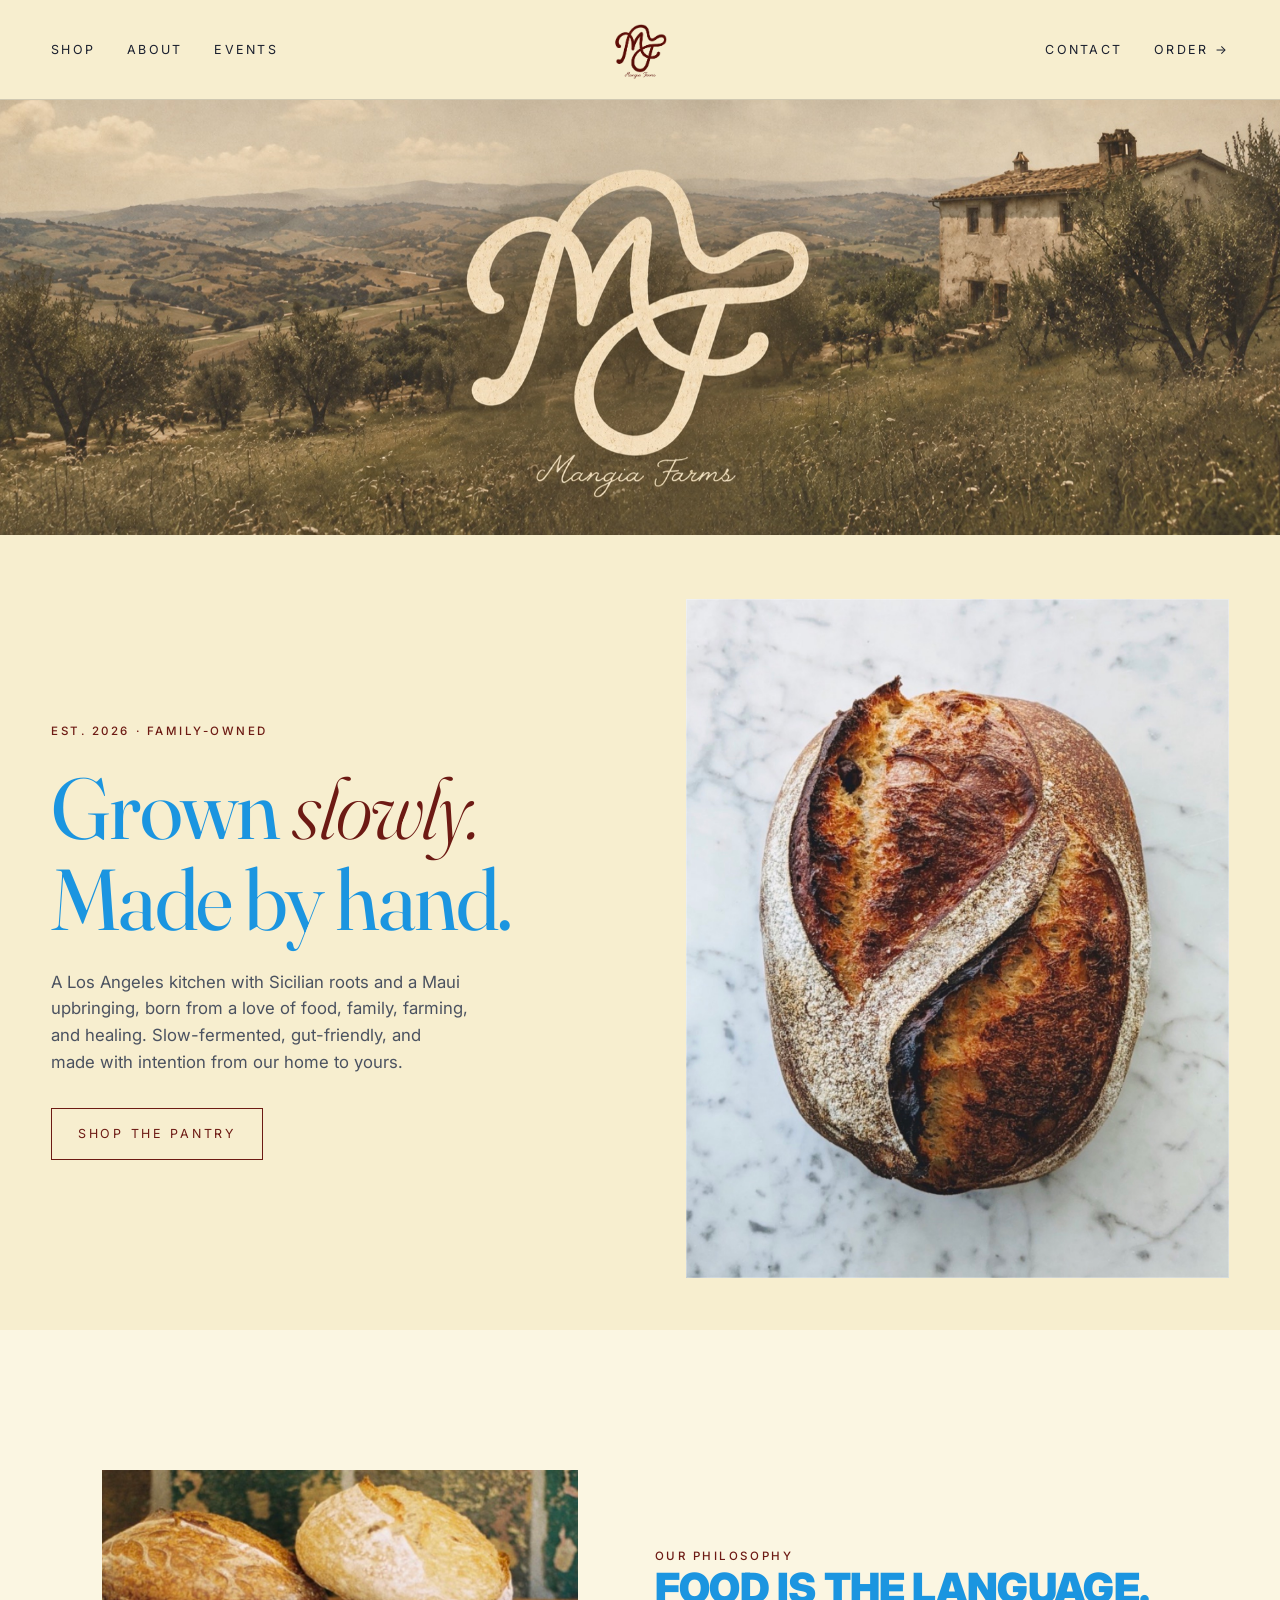
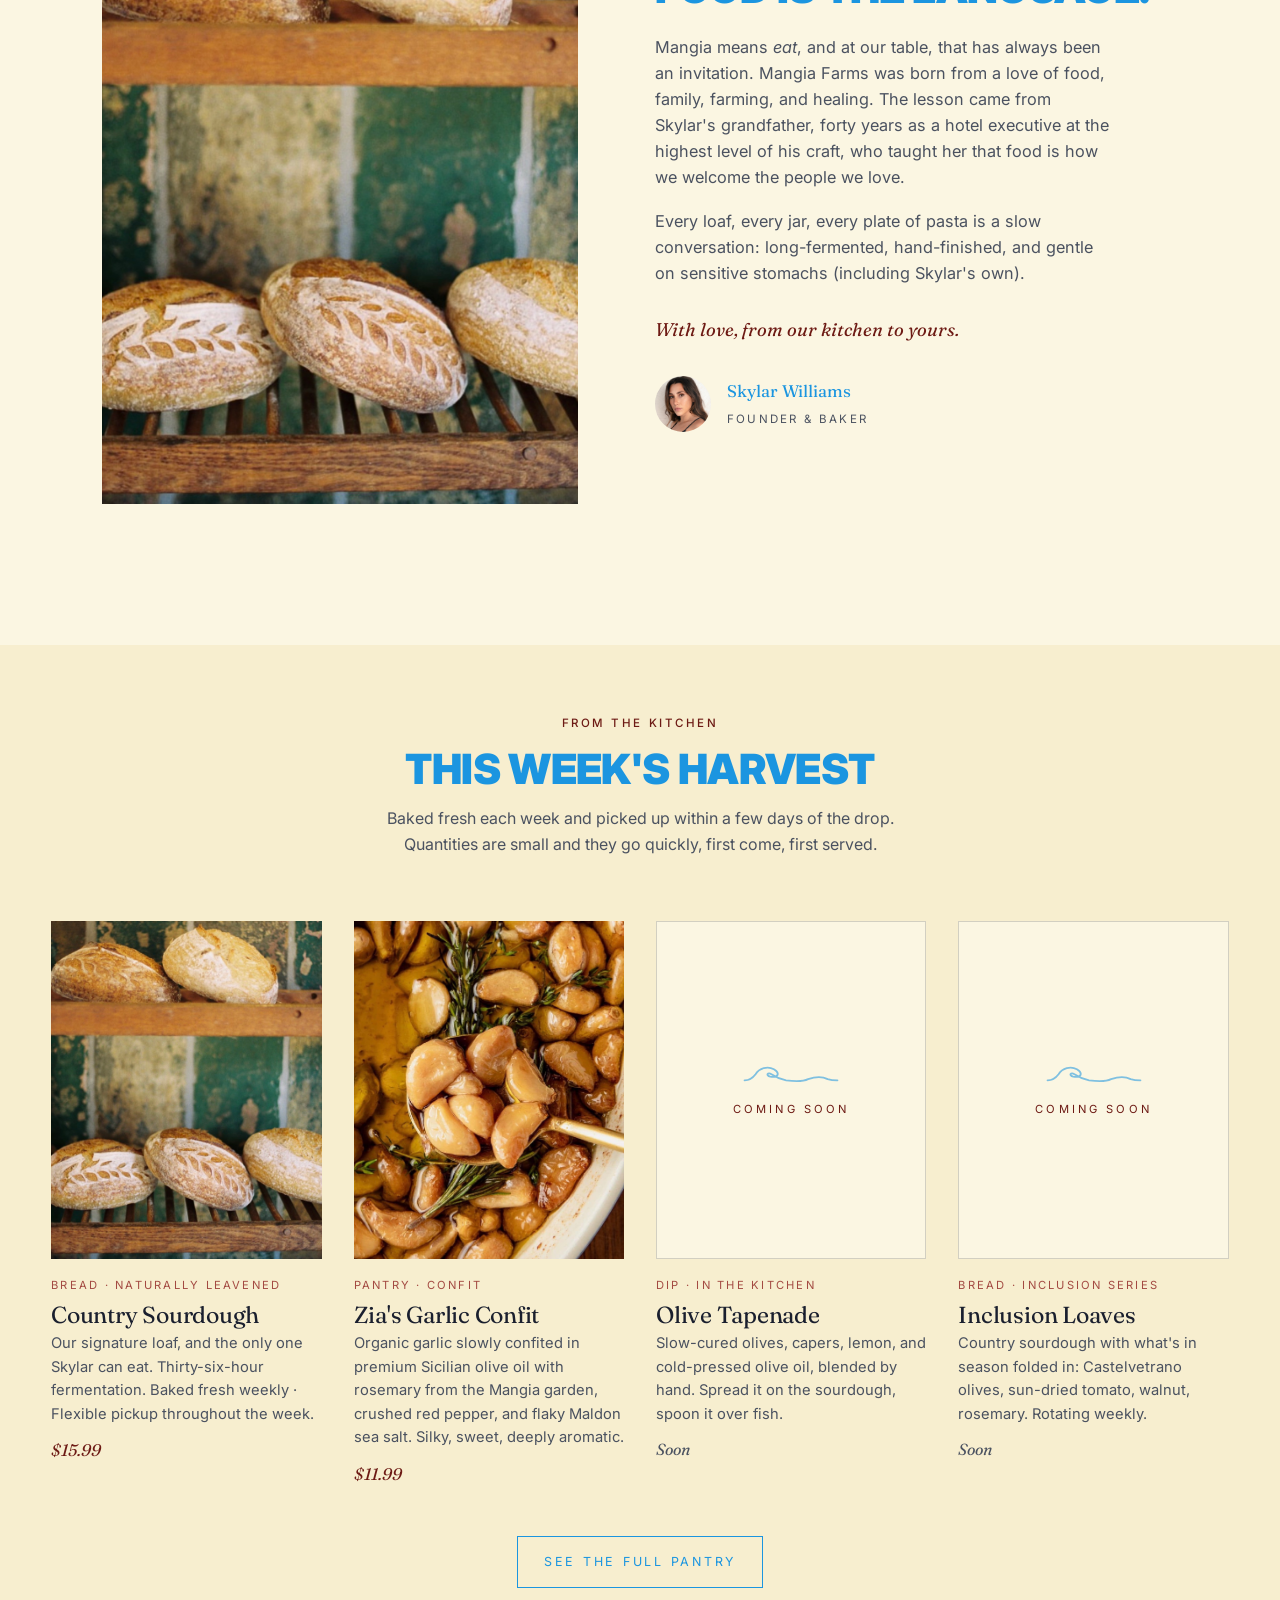
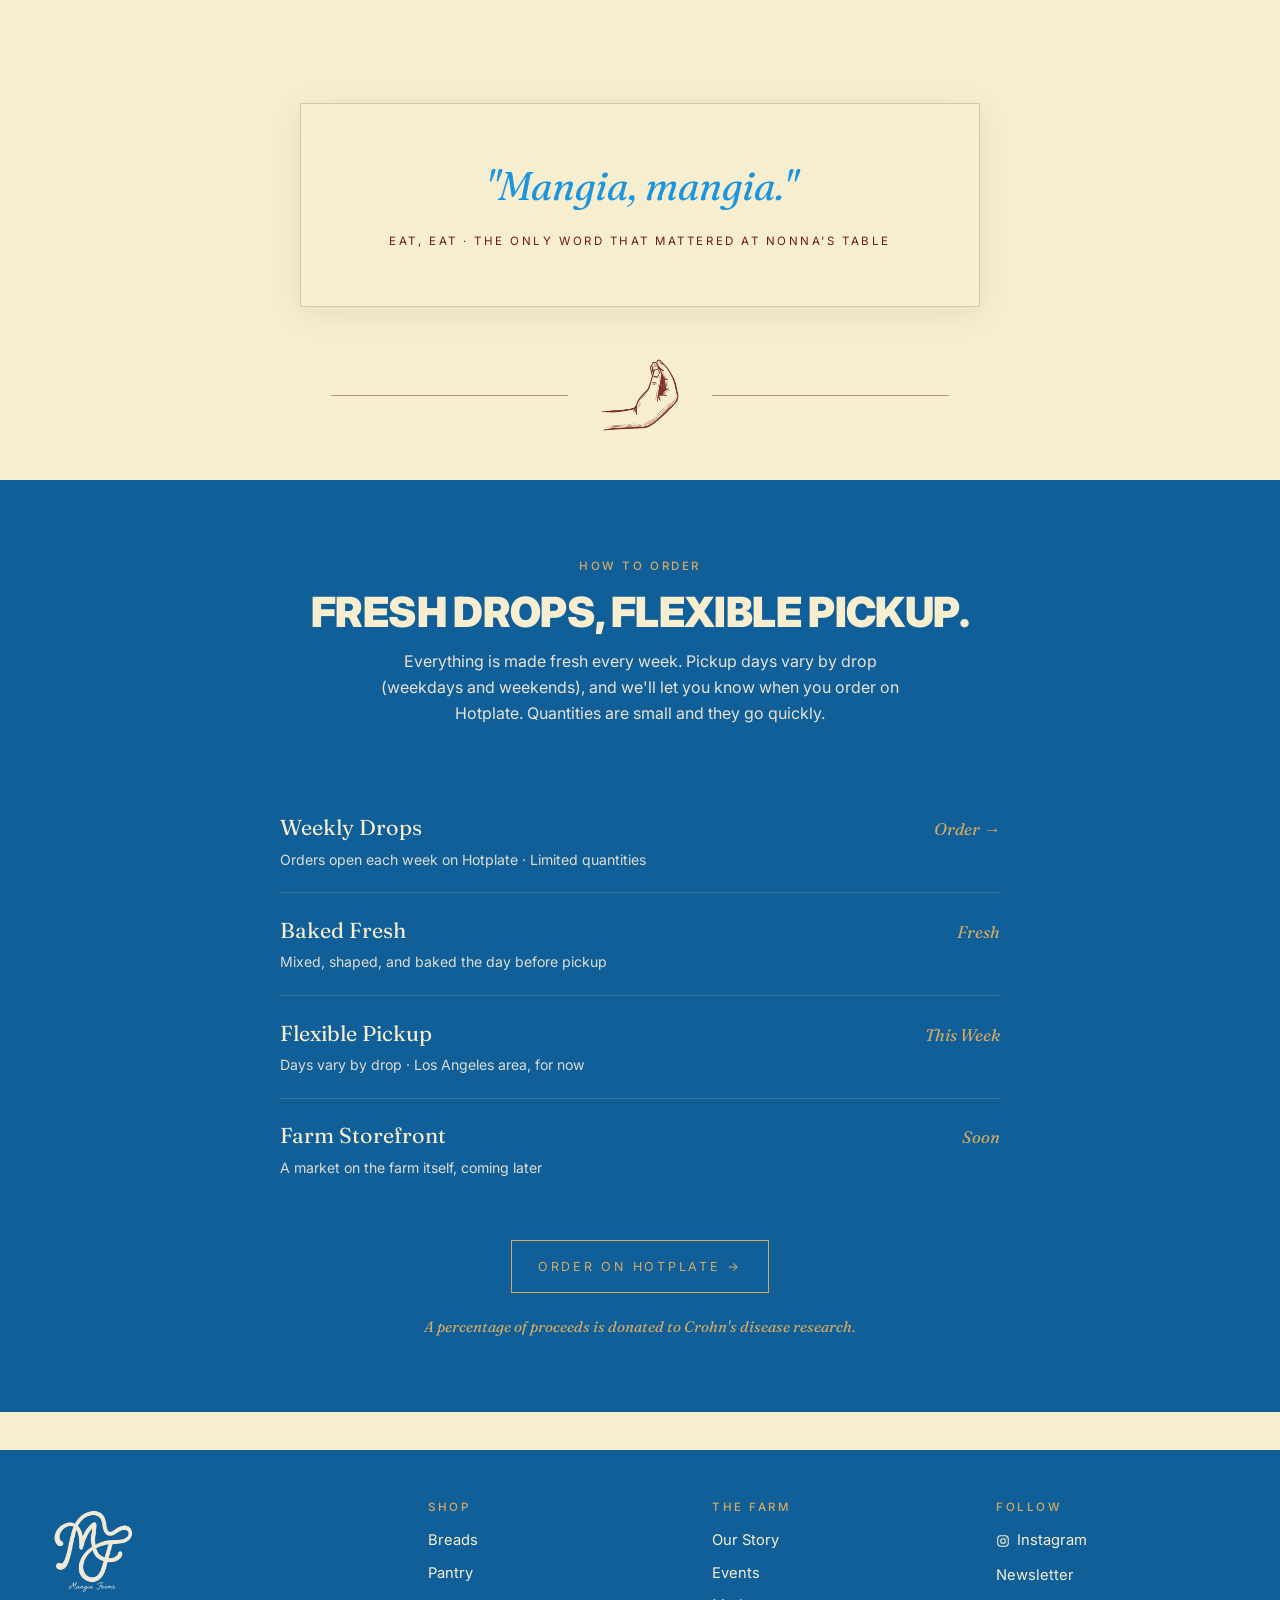
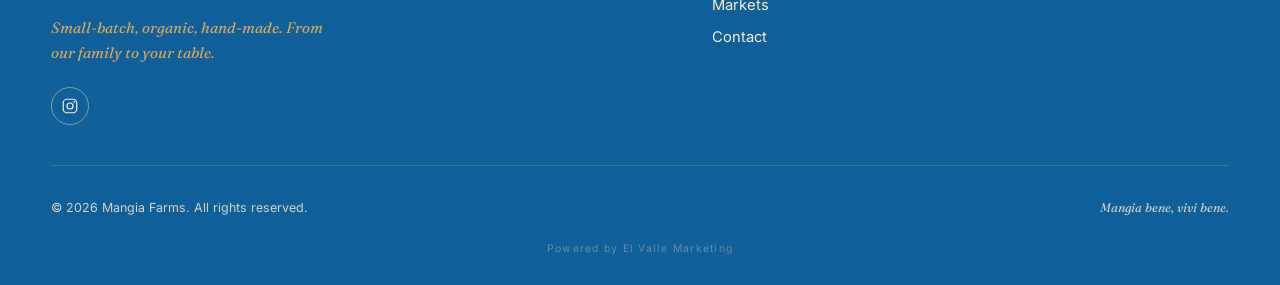
<file: index.html>
<!doctype html>
<html lang="en">
<head>
<meta charset="utf-8" />
<meta name="viewport" content="width=device-width, initial-scale=1" />
<title>Mangia Farms · Slow food, grown and made by hand.</title>
<meta name="description" content="Mangia Farms is a small organic, farm-to-table kitchen. Sourdough, preserves, and seasonal staples, made by hand, sold at local markets." />
<link rel="canonical" href="https://mangiafarms.com/">
<meta property="og:type" content="website">
<meta property="og:site_name" content="Mangia Farms">
<meta property="og:title" content="Mangia Farms · Slow food, grown and made by hand.">
<meta property="og:description" content="A Los Angeles kitchen with Sicilian roots and a Maui upbringing. Slow-fermented sourdough, gentle on sensitive stomachs. A percentage of proceeds is donated to Crohn's disease research.">
<meta property="og:url" content="https://mangiafarms.com/">
<meta property="og:image" content="https://mangiafarms.com/img/loaf-marble.jpg">
<meta name="twitter:card" content="summary_large_image">
<link rel="preconnect" href="https://fonts.googleapis.com">
<link rel="preconnect" href="https://fonts.gstatic.com" crossorigin>
<link href="https://fonts.googleapis.com/css2?family=Fraunces:ital,opsz,wght@0,9..144,300;0,9..144,400;0,9..144,500;1,9..144,300;1,9..144,400&family=Inter:wght@300;400;500;600;700;800;900&family=Caveat:wght@500;700&display=swap" rel="stylesheet">
<link rel="icon" type="image/png" sizes="32x32" href="img/favicon-32.png">
<link rel="icon" type="image/png" sizes="16x16" href="img/favicon-16.png">
<link rel="icon" type="image/png" href="img/favicon.png">
<link rel="apple-touch-icon" sizes="180x180" href="img/apple-touch-icon.png">
<link rel="stylesheet" href="styles.css">
</head>
<body>

<header class="nav">
  <div class="nav-inner">
    <ul class="nav-links nav-links--left">
      <li><a href="shop.html">Shop</a></li>
      <li><a href="about.html">About</a></li>
      <li><a href="events.html">Events</a></li>
    </ul>
    <a href="index.html" class="brand" aria-label="Mangia Farms"><img class="brand-logo" src="img/mangia-farms-logo.png" alt="Mangia Farms"></a>
    <ul class="nav-links nav-links--right">
      <li><a href="contact.html">Contact</a></li>
      <li><a href="https://www.hotplate.com/mangiafarms?referralType=reminder" target="_blank" rel="noopener">Order &rarr;</a></li>
    </ul>
  </div>
</header>

<main>

  <section class="monogram-cover" aria-label="Mangia Farms, in the Italian countryside"></section>

  <section class="hero">
    <div class="hero-copy">
      <span class="eyebrow">Est. 2026 · Family-Owned</span>
      <h1 class="hero-title">Grown <em>slowly.</em><br>Made by hand.</h1>
      <p class="hero-lede">A Los Angeles kitchen with Sicilian roots and a Maui upbringing, born from a love of food, family, farming, and healing. Slow-fermented, gut-friendly, and made with intention from our home to yours.</p>
      <a href="shop.html" class="btn btn--wine">Shop the Pantry</a>
    </div>
    <figure class="hero-img">
      <img src="img/loaf-marble.jpg" alt="A dark-crusted sourdough boule on marble, scored in two crescent slashes." />
    </figure>
  </section>

  <section class="philosophy">
    <div class="philosophy-inner">
      <figure class="philosophy-img">
        <img src="img/loaves-shelf.jpg" alt="A wooden rack of fresh-baked loaves with wheat-pattern scoring against a weathered green wall." loading="lazy" decoding="async" />
      </figure>
      <div class="philosophy-copy">
        <span class="eyebrow">Our Philosophy</span>
        <h2>Food is the language.</h2>
        <p>Mangia means <em>eat</em>, and at our table, that has always been an invitation. Mangia Farms was born from a love of food, family, farming, and healing. The lesson came from Skylar's grandfather, forty years as a hotel executive at the highest level of his craft, who taught her that food is how we welcome the people we love.</p>
        <p>Every loaf, every jar, every plate of pasta is a slow conversation: long-fermented, hand-finished, and gentle on sensitive stomachs (including Skylar's own).</p>
        <p class="signature">With love, from our kitchen to yours.</p>
        <div class="portrait-inline">
          <img src="img/skylar.jpg" alt="Skylar Williams, founder." loading="lazy" decoding="async">
          <div>
            <span class="name">Skylar Williams</span>
            <span class="title">Founder &amp; Baker</span>
          </div>
        </div>
      </div>
    </div>
  </section>

  <section>
    <div class="section-head">
      <span class="eyebrow">From the Kitchen</span>
      <h2>This Week's Harvest</h2>
      <p>Baked fresh each week and picked up within a few days of the drop. Quantities are small and they go quickly, first come, first served.</p>
    </div>

    <div class="grid">
      <a href="https://www.hotplate.com/mangiafarms?referralType=reminder" target="_blank" rel="noopener" class="card">
        <div class="card-img"><img src="img/loaves-shelf.jpg" alt="Country sourdough loaf" loading="lazy" decoding="async"></div>
        <span class="card-tag">Bread · Naturally Leavened</span>
        <h3>Country Sourdough</h3>
        <p class="card-desc">Our signature loaf, and the only one Skylar can eat. Thirty-six-hour fermentation. Baked fresh weekly · Flexible pickup throughout the week.</p>
        <span class="card-price">$15.99</span>
      </a>

      <a href="https://www.hotplate.com/mangiafarms?referralType=reminder" target="_blank" rel="noopener" class="card">
        <div class="card-img"><img src="img/garlic-confit.jpg" alt="Golden cloves of garlic slow-confited in olive oil with rosemary and thyme" loading="lazy" decoding="async"></div>
        <span class="card-tag">Pantry · Confit</span>
        <h3>Zia's Garlic Confit</h3>
        <p class="card-desc">Organic garlic slowly confited in premium Sicilian olive oil with rosemary from the Mangia garden, crushed red pepper, and flaky Maldon sea salt. Silky, sweet, deeply aromatic.</p>
        <span class="card-price">$11.99</span>
      </a>

      <div class="card card--soon">
        <div class="card-img card-img--placeholder">
          <svg class="placeholder-wave" viewBox="0 0 80 18" aria-hidden="true" focusable="false">
            <path d="M 2 15 C 5 15 8 14 11 10 C 14 5 21 3 26 6 C 31 9 30 13 23 12 C 19 11 21 8 24 10 C 27 12 31 14 36 15 C 44 16 50 16 54 14 C 60 12 66 12 70 14 C 73 15 76 15 78 15" fill="none" stroke="currentColor" stroke-width="1.5" stroke-linecap="round" stroke-linejoin="round"/>
          </svg>
          <span class="coming-label">Coming Soon</span>
        </div>
        <span class="card-tag">Dip · In the Kitchen</span>
        <h3>Olive Tapenade</h3>
        <p class="card-desc">Slow-cured olives, capers, lemon, and cold-pressed olive oil, blended by hand. Spread it on the sourdough, spoon it over fish.</p>
        <span class="card-price card-price--soon">Soon</span>
      </div>

      <div class="card card--soon">
        <div class="card-img card-img--placeholder">
          <svg class="placeholder-wave" viewBox="0 0 80 18" aria-hidden="true" focusable="false">
            <path d="M 2 15 C 5 15 8 14 11 10 C 14 5 21 3 26 6 C 31 9 30 13 23 12 C 19 11 21 8 24 10 C 27 12 31 14 36 15 C 44 16 50 16 54 14 C 60 12 66 12 70 14 C 73 15 76 15 78 15" fill="none" stroke="currentColor" stroke-width="1.5" stroke-linecap="round" stroke-linejoin="round"/>
          </svg>
          <span class="coming-label">Coming Soon</span>
        </div>
        <span class="card-tag">Bread · Inclusion Series</span>
        <h3>Inclusion Loaves</h3>
        <p class="card-desc">Country sourdough with what's in season folded in: Castelvetrano olives, sun-dried tomato, walnut, rosemary. Rotating weekly.</p>
        <span class="card-price card-price--soon">Soon</span>
      </div>
    </div>

    <div style="text-align:center; margin-top: 3rem;">
      <a href="shop.html" class="btn">See the Full Pantry</a>
    </div>
  </section>

  <div class="quote">
    <blockquote>"Mangia, mangia."</blockquote>
    <cite>Eat, eat · The only word that mattered at nonna's table</cite>
  </div>

  <div class="hand-divider" aria-hidden="true">
    <img src="img/mangia-hand.png" alt="" loading="lazy" decoding="async" />
  </div>

  <div class="markets">
    <section>
      <div class="section-head">
        <span class="eyebrow">How to Order</span>
        <h2>Fresh drops, flexible pickup.</h2>
        <p>Everything is made fresh every week. Pickup days vary by drop (weekdays and weekends), and we'll let you know when you order on Hotplate. Quantities are small and they go quickly.</p>
      </div>

      <ul class="market-list">
        <li>
          <div>
            <div class="market-name">Weekly Drops</div>
            <div class="market-meta">Orders open each week on Hotplate · Limited quantities</div>
          </div>
          <div class="market-day">Order &rarr;</div>
        </li>
        <li>
          <div>
            <div class="market-name">Baked Fresh</div>
            <div class="market-meta">Mixed, shaped, and baked the day before pickup</div>
          </div>
          <div class="market-day">Fresh</div>
        </li>
        <li>
          <div>
            <div class="market-name">Flexible Pickup</div>
            <div class="market-meta">Days vary by drop · Los Angeles area, for now</div>
          </div>
          <div class="market-day">This Week</div>
        </li>
        <li>
          <div>
            <div class="market-name">Farm Storefront</div>
            <div class="market-meta">A market on the farm itself, coming later</div>
          </div>
          <div class="market-day">Soon</div>
        </li>
      </ul>

      <div style="text-align:center; margin-top: 2.5rem;">
        <a href="https://www.hotplate.com/mangiafarms?referralType=reminder" target="_blank" rel="noopener" class="btn" style="border-color: var(--wheat); color: var(--wheat);">Order on Hotplate &rarr;</a>
        <p style="margin-top: 1.4rem; font-family: var(--serif); font-style: italic; color: var(--wheat); font-size: 0.95rem;">A percentage of proceeds is donated to Crohn's disease research.</p>
      </div>
    </section>
  </div>

</main>

<footer>
  <div class="footer-inner">
    <div>
      <div class="footer-brand"><img class="footer-logo" src="img/mangia-farms-logo-cream.png" alt="Mangia Farms"></div>
      <p class="footer-tag">Small-batch, organic, hand-made. From our family to your table.</p>
      <div class="footer-social">
        <a href="https://www.instagram.com/mangiafarms" target="_blank" rel="noopener" aria-label="Follow Mangia Farms on Instagram">
          <svg viewBox="0 0 24 24" aria-hidden="true" focusable="false"><rect x="3" y="3" width="18" height="18" rx="5" fill="none" stroke="currentColor" stroke-width="1.6"/><circle cx="12" cy="12" r="4" fill="none" stroke="currentColor" stroke-width="1.6"/><circle cx="17.5" cy="6.5" r="1.1" fill="currentColor"/></svg>
        </a>
      </div>
    </div>
    <div class="footer-col">
      <h4>Shop</h4>
      <ul>
        <li><a href="shop.html">Breads</a></li>
        <li><a href="shop.html">Pantry</a></li>
      </ul>
    </div>
    <div class="footer-col">
      <h4>The Farm</h4>
      <ul>
        <li><a href="about.html">Our Story</a></li>
        <li><a href="events.html">Events</a></li>
        <li><a href="index.html#markets">Markets</a></li>
        <li><a href="contact.html">Contact</a></li>
      </ul>
    </div>
    <div class="footer-col">
      <h4>Follow</h4>
      <ul>
        <li><a href="https://www.instagram.com/mangiafarms" target="_blank" rel="noopener" class="ig-inline"><svg viewBox="0 0 24 24" aria-hidden="true" focusable="false"><rect x="3" y="3" width="18" height="18" rx="5" fill="none" stroke="currentColor" stroke-width="1.8"/><circle cx="12" cy="12" r="4" fill="none" stroke="currentColor" stroke-width="1.8"/><circle cx="17.5" cy="6.5" r="1.1" fill="currentColor"/></svg>Instagram</a></li>
        <li><a href="#">Newsletter</a></li>
      </ul>
    </div>
  </div>
  <div class="footer-bottom">
    <span>© 2026 Mangia Farms. All rights reserved.</span>
    <span class="italic" style="font-family: var(--serif);">Mangia bene, vivi bene.</span>
  </div>
  <div class="footer-credit"><a href="https://elvallemarketing.com" target="_blank" rel="noopener">Powered by El Valle Marketing</a></div>
</footer>

</body>
</html>
</file>
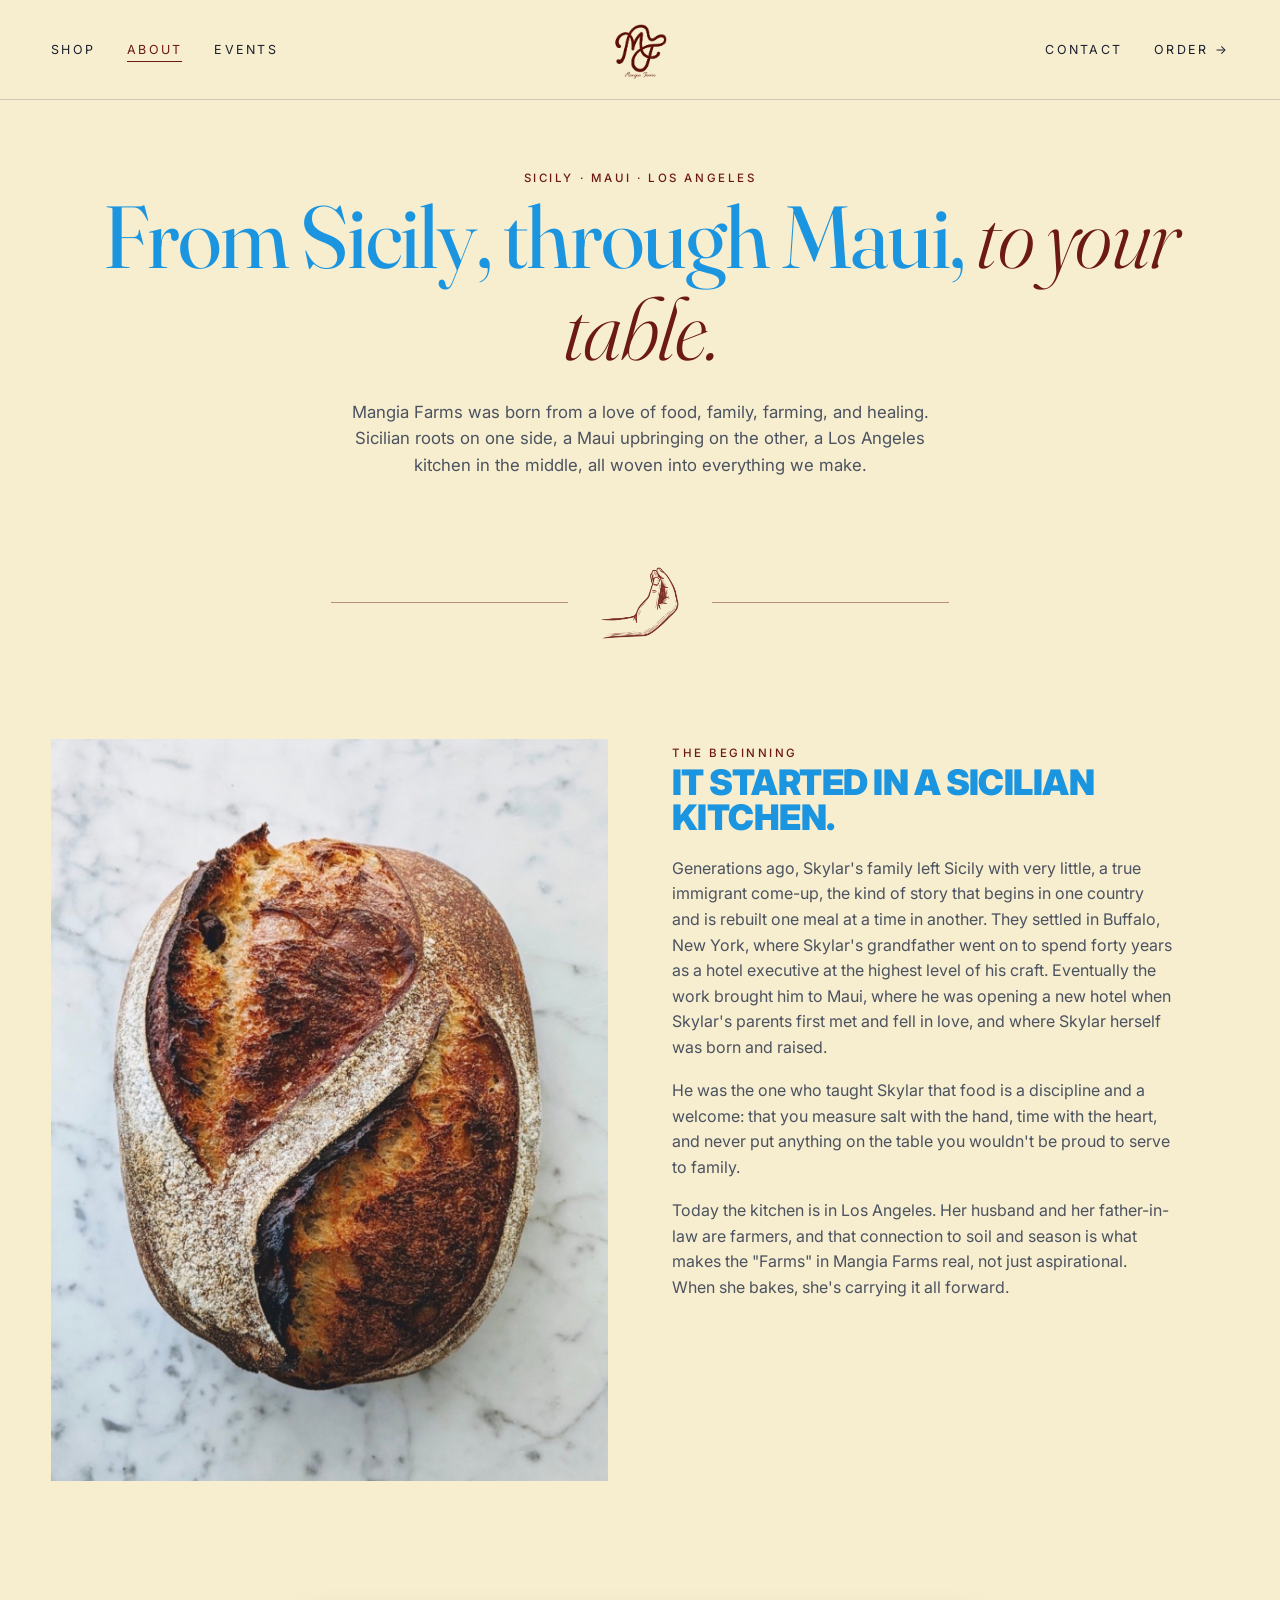
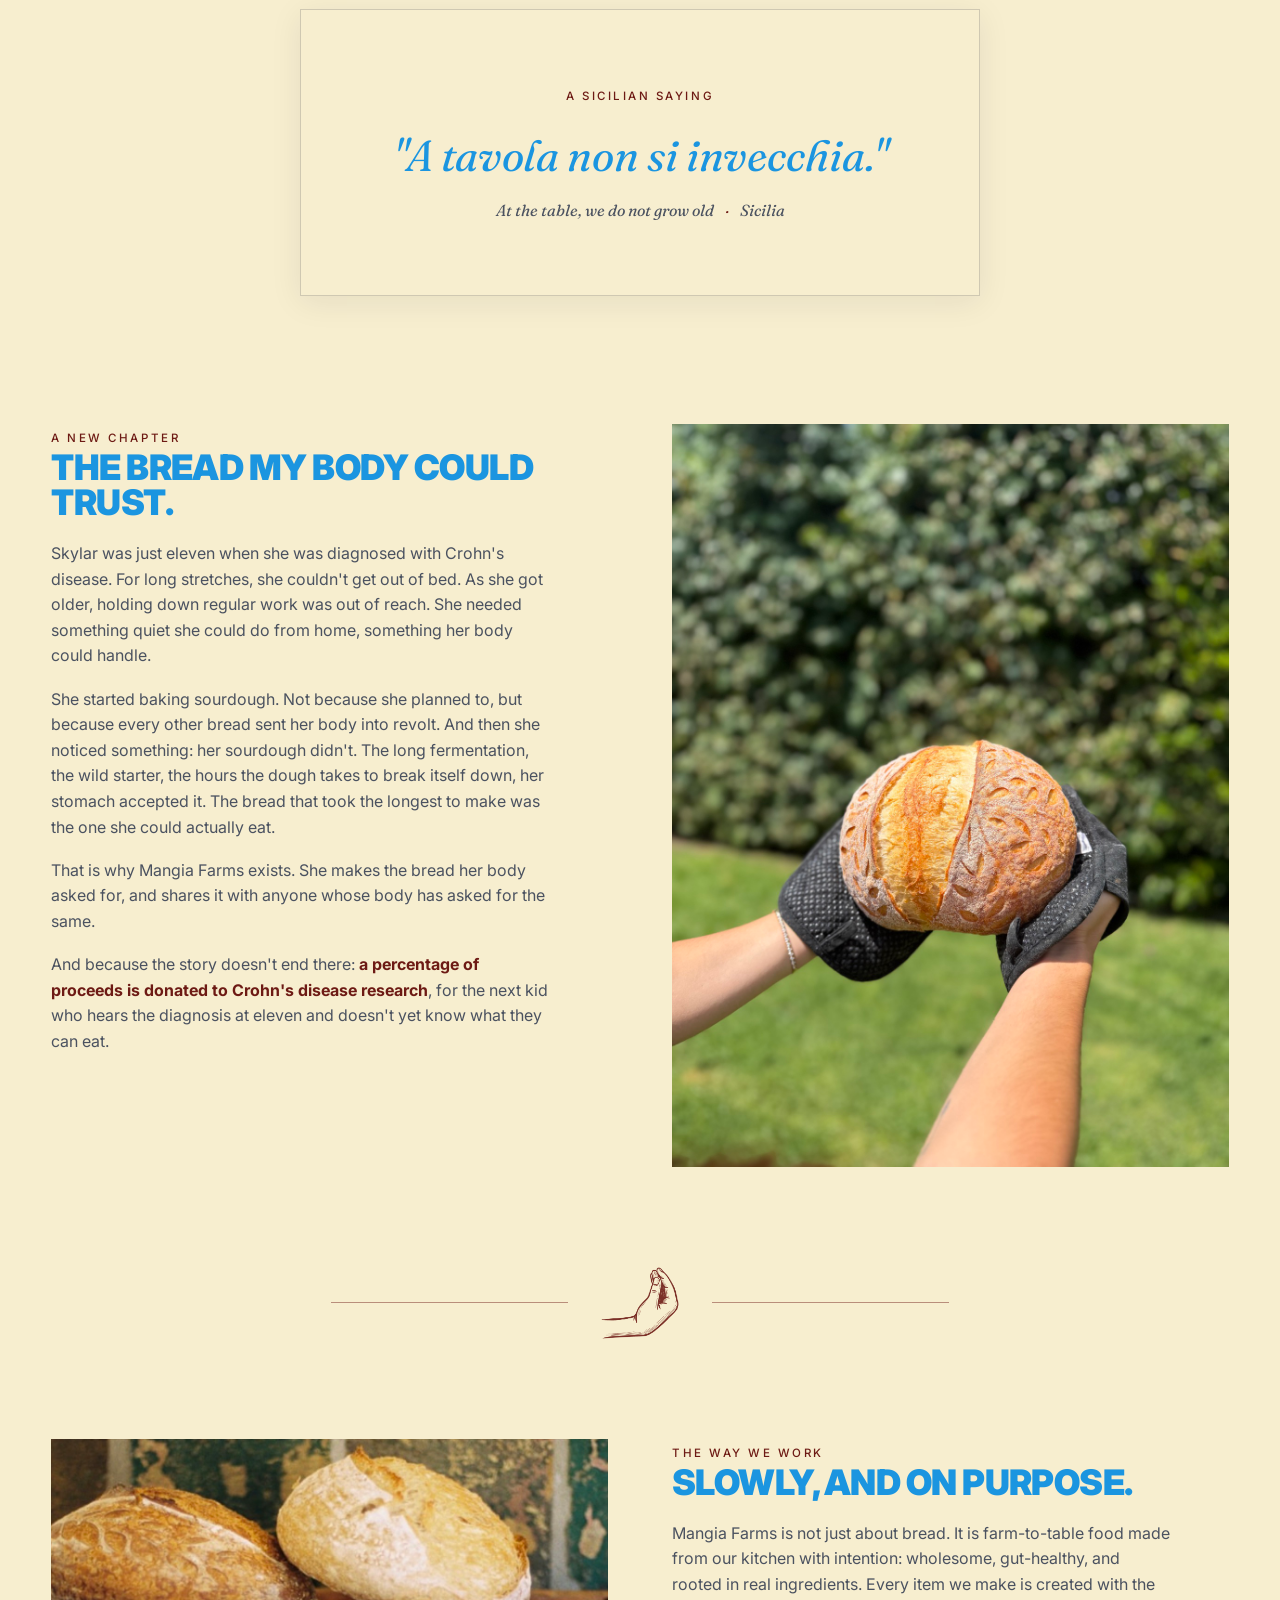
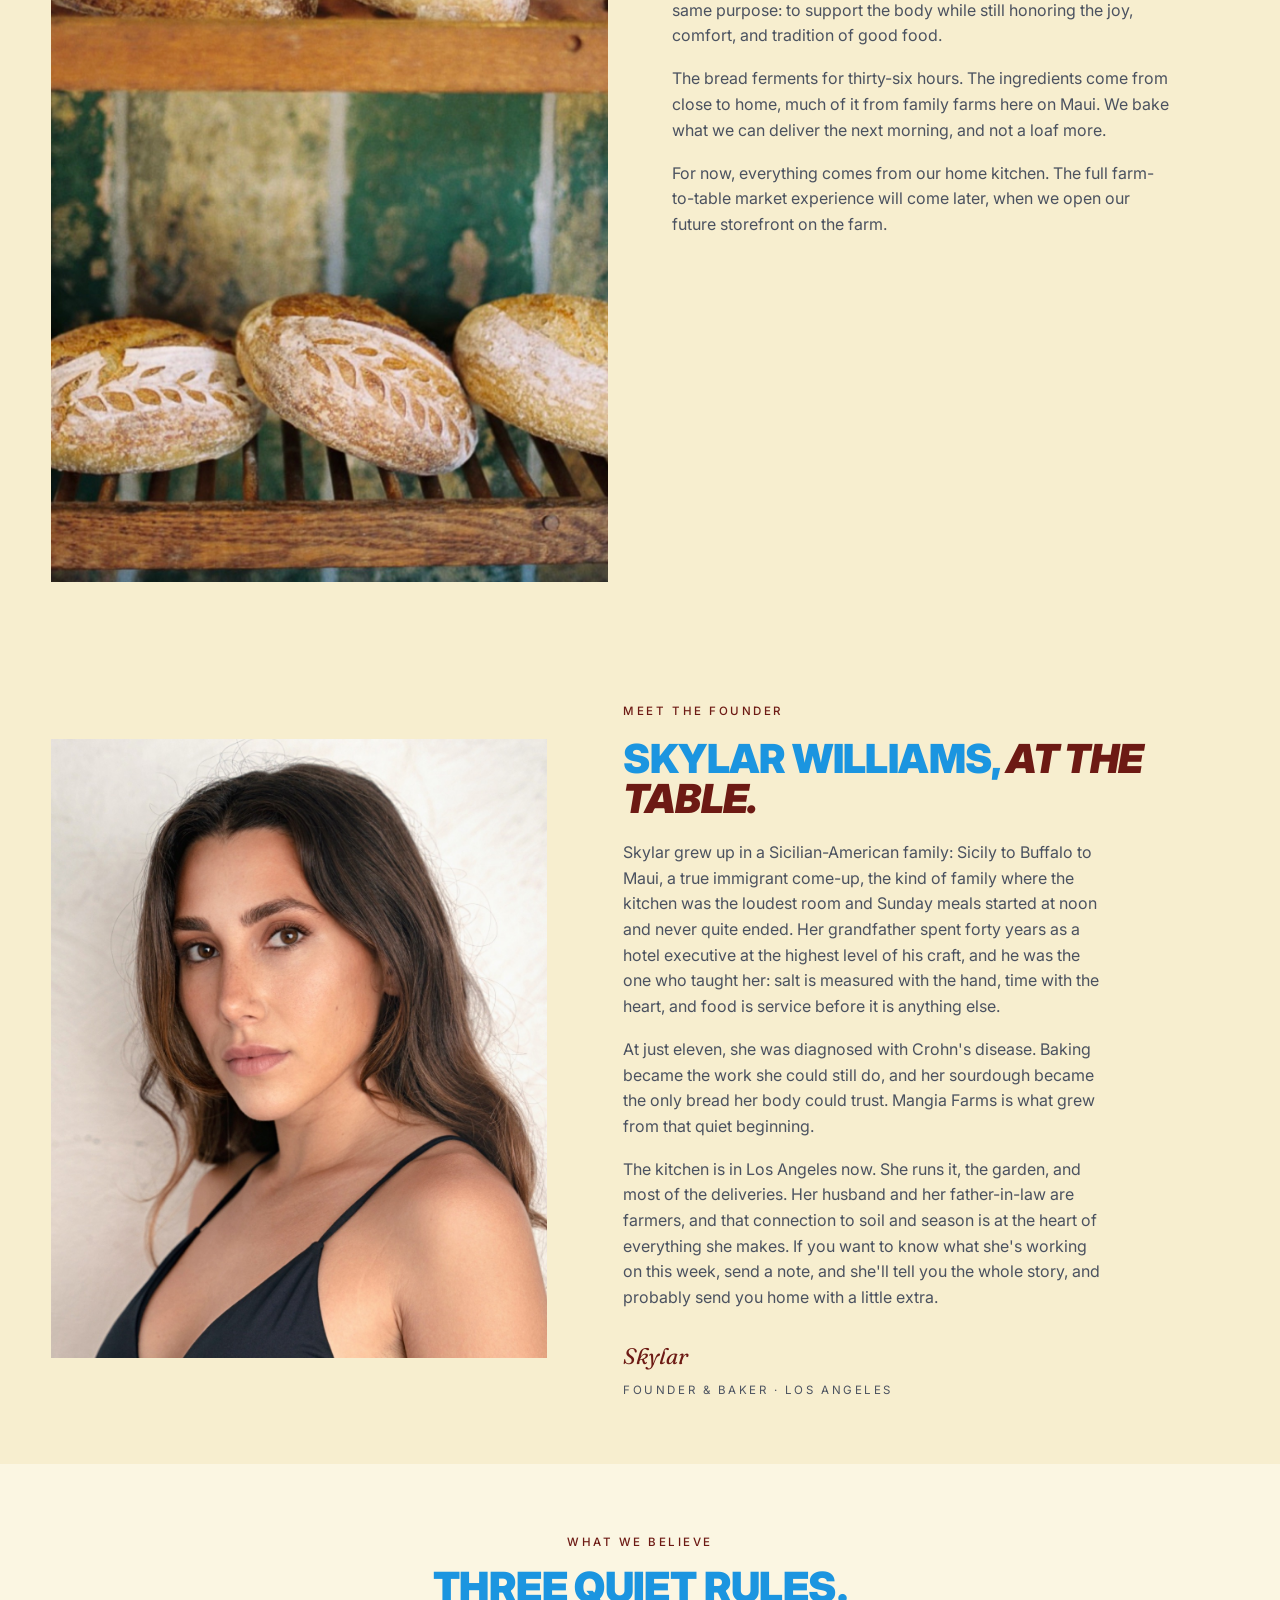
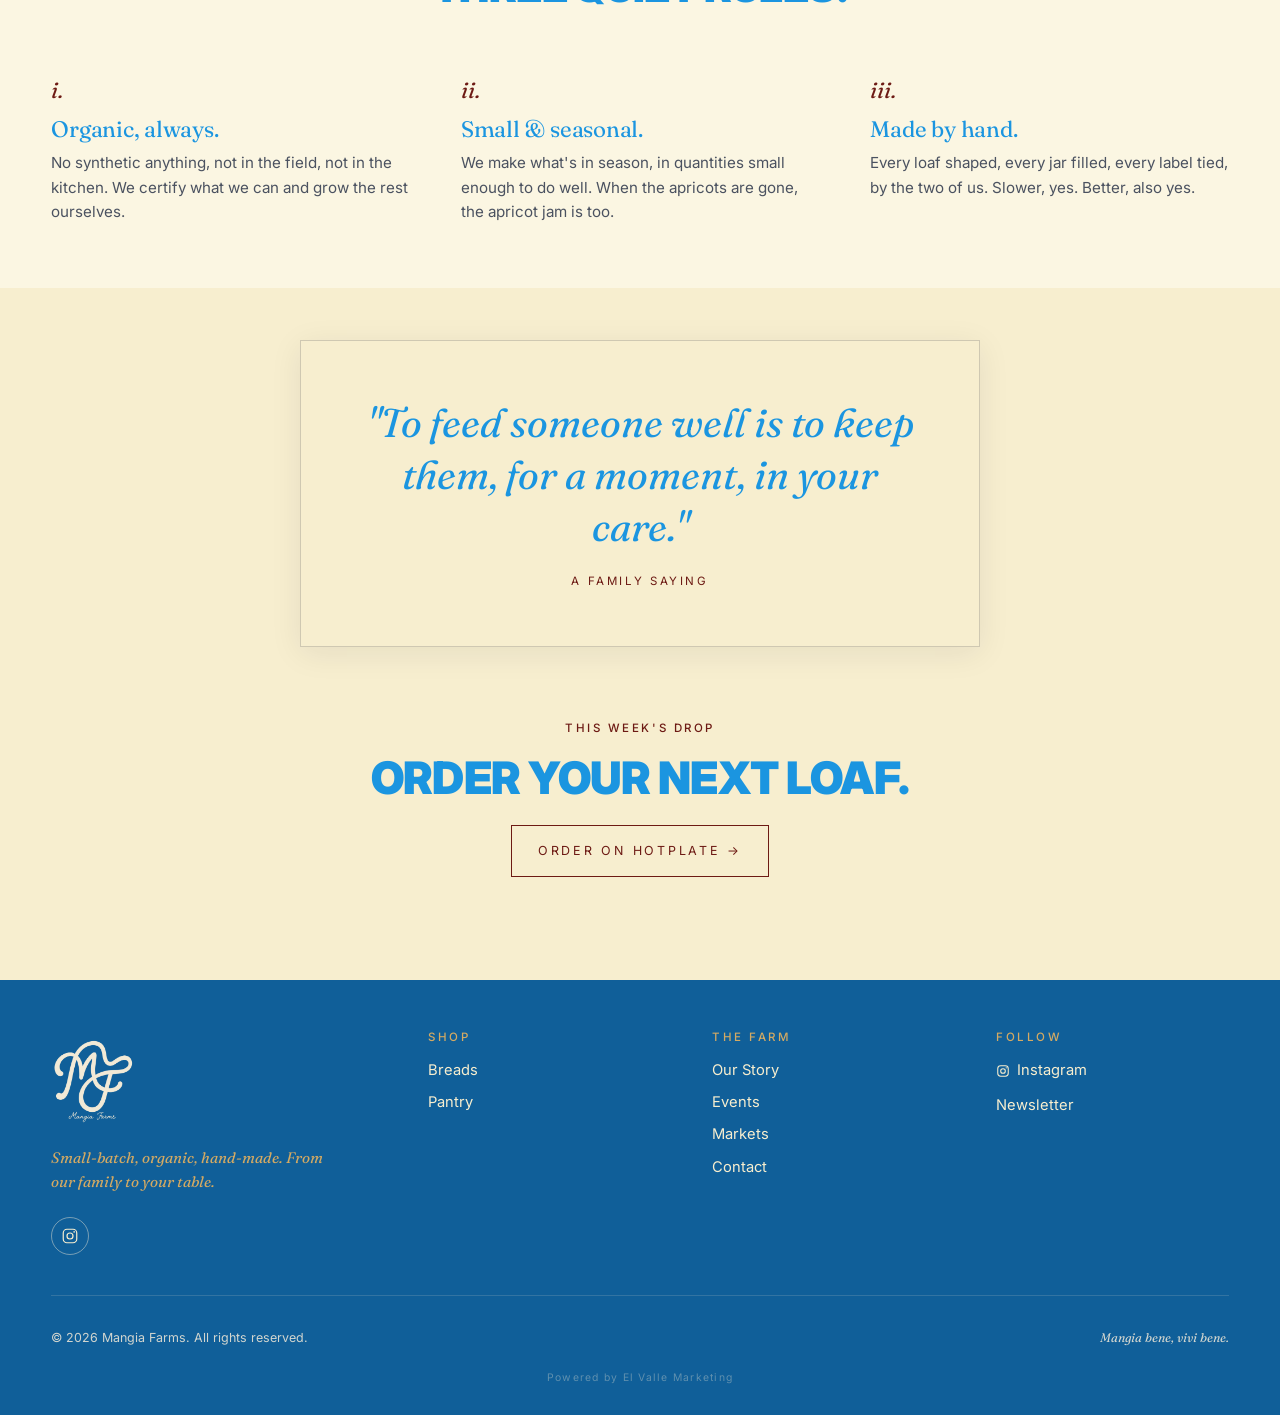
<file: about.html>
<!doctype html>
<html lang="en">
<head>
<meta charset="utf-8" />
<meta name="viewport" content="width=device-width, initial-scale=1" />
<title>About · Mangia Farms</title>
<meta name="description" content="The story of Mangia Farms, a small, family-run kitchen growing and making slow, organic food in the old tradition." />
<link rel="canonical" href="https://mangiafarms.com/about.html">
<meta property="og:type" content="website">
<meta property="og:site_name" content="Mangia Farms">
<meta property="og:title" content="From Sicily, through Maui, to your table · Mangia Farms">
<meta property="og:description" content="Skylar Williams was diagnosed with Crohn's at eleven. Her long-fermented sourdough became the bread her body could trust. This is the story of Mangia Farms.">
<meta property="og:url" content="https://mangiafarms.com/about.html">
<meta property="og:image" content="https://mangiafarms.com/img/loaf-mitts-light.jpg">
<meta name="twitter:card" content="summary_large_image">
<link rel="preconnect" href="https://fonts.googleapis.com">
<link rel="preconnect" href="https://fonts.gstatic.com" crossorigin>
<link href="https://fonts.googleapis.com/css2?family=Fraunces:ital,opsz,wght@0,9..144,300;0,9..144,400;0,9..144,500;1,9..144,300;1,9..144,400&family=Inter:wght@300;400;500;600;700;800;900&family=Caveat:wght@500;700&display=swap" rel="stylesheet">
<link rel="icon" type="image/png" sizes="32x32" href="img/favicon-32.png">
<link rel="icon" type="image/png" sizes="16x16" href="img/favicon-16.png">
<link rel="icon" type="image/png" href="img/favicon.png">
<link rel="apple-touch-icon" sizes="180x180" href="img/apple-touch-icon.png">
<link rel="stylesheet" href="styles.css">
</head>
<body>

<header class="nav">
  <div class="nav-inner">
    <ul class="nav-links nav-links--left">
      <li><a href="shop.html">Shop</a></li>
      <li><a href="about.html" class="active">About</a></li>
      <li><a href="events.html">Events</a></li>
    </ul>
    <a href="index.html" class="brand" aria-label="Mangia Farms"><img class="brand-logo" src="img/mangia-farms-logo.png" alt="Mangia Farms"></a>
    <ul class="nav-links nav-links--right">
      <li><a href="contact.html">Contact</a></li>
      <li><a href="https://www.hotplate.com/mangiafarms?referralType=reminder" target="_blank" rel="noopener">Order &rarr;</a></li>
    </ul>
  </div>
</header>

<main>

  <section class="about-hero">
    <span class="eyebrow">Sicily · Maui · Los Angeles</span>
    <h1>From Sicily, through Maui, <em>to your table.</em></h1>
    <p>Mangia Farms was born from a love of food, family, farming, and healing. Sicilian roots on one side, a Maui upbringing on the other, a Los Angeles kitchen in the middle, all woven into everything we make.</p>
  </section>

  <div class="hand-divider" aria-hidden="true">
    <img src="img/mangia-hand.png" alt="" loading="lazy" decoding="async" />
  </div>

  <section class="story">
    <figure class="story-img">
      <img src="img/loaf-marble.jpg" alt="A single sourdough boule on marble, scored in two crescent slashes." />
    </figure>
    <div class="story-copy">
      <span class="eyebrow">The Beginning</span>
      <h2>It started in a Sicilian kitchen.</h2>
      <p>Generations ago, Skylar's family left Sicily with very little, a true immigrant come-up, the kind of story that begins in one country and is rebuilt one meal at a time in another. They settled in Buffalo, New York, where Skylar's grandfather went on to spend forty years as a hotel executive at the highest level of his craft. Eventually the work brought him to Maui, where he was opening a new hotel when Skylar's parents first met and fell in love, and where Skylar herself was born and raised.</p>
      <p>He was the one who taught Skylar that food is a discipline and a welcome: that you measure salt with the hand, time with the heart, and never put anything on the table you wouldn't be proud to serve to family.</p>
      <p>Today the kitchen is in Los Angeles. Her husband and her father-in-law are farmers, and that connection to soil and season is what makes the "Farms" in Mangia Farms real, not just aspirational. When she bakes, she's carrying it all forward.</p>
    </div>
  </section>

  <section class="heritage-section">
    <div class="heritage-band">
      <span class="eyebrow">A Sicilian Saying</span>
      <p class="heritage-quote">"A tavola non si invecchia."</p>
      <p class="heritage-translation">At the table, we do not grow old <span class="dot">·</span> Sicilia</p>
    </div>
  </section>

  <section class="story reverse">
    <figure class="story-img">
      <img src="img/loaf-mitts-light.jpg" alt="A sourdough boule with intricate wheat-pattern scoring, held in oven mitts in the garden." loading="lazy" decoding="async" />
    </figure>
    <div class="story-copy">
      <span class="eyebrow">A New Chapter</span>
      <h2>The bread my body could trust.</h2>
      <p>Skylar was just eleven when she was diagnosed with Crohn's disease. For long stretches, she couldn't get out of bed. As she got older, holding down regular work was out of reach. She needed something quiet she could do from home, something her body could handle.</p>
      <p>She started baking sourdough. Not because she planned to, but because every other bread sent her body into revolt. And then she noticed something: her sourdough didn't. The long fermentation, the wild starter, the hours the dough takes to break itself down, her stomach accepted it. The bread that took the longest to make was the one she could actually eat.</p>
      <p>That is why Mangia Farms exists. She makes the bread her body asked for, and shares it with anyone whose body has asked for the same.</p>
      <p>And because the story doesn't end there: <strong style="font-style: normal; color: var(--wine);">a percentage of proceeds is donated to Crohn's disease research</strong>, for the next kid who hears the diagnosis at eleven and doesn't yet know what they can eat.</p>
    </div>
  </section>

  <div class="hand-divider" aria-hidden="true">
    <img src="img/mangia-hand.png" alt="" loading="lazy" decoding="async" />
  </div>

  <section class="story">
    <figure class="story-img">
      <img src="img/loaves-shelf.jpg" alt="A wooden rack of fresh-baked loaves with wheat-pattern scoring against a weathered green wall." loading="lazy" decoding="async" />
    </figure>
    <div class="story-copy">
      <span class="eyebrow">The Way We Work</span>
      <h2>Slowly, and on purpose.</h2>
      <p>Mangia Farms is not just about bread. It is farm-to-table food made from our kitchen with intention: wholesome, gut-healthy, and rooted in real ingredients. Every item we make is created with the same purpose: to support the body while still honoring the joy, comfort, and tradition of good food.</p>
      <p>The bread ferments for thirty-six hours. The ingredients come from close to home, much of it from family farms here on Maui. We bake what we can deliver the next morning, and not a loaf more.</p>
      <p>For now, everything comes from our home kitchen. The full farm-to-table market experience will come later, when we open our future storefront on the farm.</p>
    </div>
  </section>

  <section class="founder">
    <figure class="founder-img">
      <img src="img/skylar.jpg" alt="Skylar Williams, founder of Mangia Farms." loading="lazy" decoding="async" />
    </figure>
    <div class="founder-copy">
      <span class="eyebrow">Meet the Founder</span>
      <h2>Skylar Williams, <em>at the table.</em></h2>
      <p>Skylar grew up in a Sicilian-American family: Sicily to Buffalo to Maui, a true immigrant come-up, the kind of family where the kitchen was the loudest room and Sunday meals started at noon and never quite ended. Her grandfather spent forty years as a hotel executive at the highest level of his craft, and he was the one who taught her: salt is measured with the hand, time with the heart, and food is service before it is anything else.</p>
      <p>At just eleven, she was diagnosed with Crohn's disease. Baking became the work she could still do, and her sourdough became the only bread her body could trust. Mangia Farms is what grew from that quiet beginning.</p>
      <p>The kitchen is in Los Angeles now. She runs it, the garden, and most of the deliveries. Her husband and her father-in-law are farmers, and that connection to soil and season is at the heart of everything she makes. If you want to know what she's working on this week, send a note, and she'll tell you the whole story, and probably send you home with a little extra.</p>
      <span class="founder-signature">Skylar</span>
      <span class="founder-role">Founder &amp; Baker · Los Angeles</span>
    </div>
  </section>

  <div class="values">
    <section>
      <div class="section-head">
        <span class="eyebrow">What We Believe</span>
        <h2>Three quiet rules.</h2>
      </div>
      <div class="values-grid">
        <div class="value">
          <div class="value-num">i.</div>
          <h3>Organic, always.</h3>
          <p>No synthetic anything, not in the field, not in the kitchen. We certify what we can and grow the rest ourselves.</p>
        </div>
        <div class="value">
          <div class="value-num">ii.</div>
          <h3>Small &amp; seasonal.</h3>
          <p>We make what's in season, in quantities small enough to do well. When the apricots are gone, the apricot jam is too.</p>
        </div>
        <div class="value">
          <div class="value-num">iii.</div>
          <h3>Made by hand.</h3>
          <p>Every loaf shaped, every jar filled, every label tied, by the two of us. Slower, yes. Better, also yes.</p>
        </div>
      </div>
    </section>
  </div>

  <div class="quote">
    <blockquote>"To feed someone well is to keep them, for a moment, in your care."</blockquote>
    <cite>A Family Saying</cite>
  </div>

  <section style="padding-top: 1rem; text-align: center;">
    <span class="eyebrow">This Week's Drop</span>
    <h2 style="font-size: clamp(1.8rem, 4vw, 2.8rem); margin: 1rem 0 1.5rem;">Order your next loaf.</h2>
    <a href="https://www.hotplate.com/mangiafarms?referralType=reminder" target="_blank" rel="noopener" class="btn btn--wine">Order on Hotplate &rarr;</a>
  </section>

</main>

<footer>
  <div class="footer-inner">
    <div>
      <div class="footer-brand"><img class="footer-logo" src="img/mangia-farms-logo-cream.png" alt="Mangia Farms"></div>
      <p class="footer-tag">Small-batch, organic, hand-made. From our family to your table.</p>
      <div class="footer-social">
        <a href="https://www.instagram.com/mangiafarms" target="_blank" rel="noopener" aria-label="Follow Mangia Farms on Instagram">
          <svg viewBox="0 0 24 24" aria-hidden="true" focusable="false"><rect x="3" y="3" width="18" height="18" rx="5" fill="none" stroke="currentColor" stroke-width="1.6"/><circle cx="12" cy="12" r="4" fill="none" stroke="currentColor" stroke-width="1.6"/><circle cx="17.5" cy="6.5" r="1.1" fill="currentColor"/></svg>
        </a>
      </div>
    </div>
    <div class="footer-col">
      <h4>Shop</h4>
      <ul>
        <li><a href="shop.html">Breads</a></li>
        <li><a href="shop.html">Pantry</a></li>
      </ul>
    </div>
    <div class="footer-col">
      <h4>The Farm</h4>
      <ul>
        <li><a href="about.html">Our Story</a></li>
        <li><a href="events.html">Events</a></li>
        <li><a href="index.html#markets">Markets</a></li>
        <li><a href="contact.html">Contact</a></li>
      </ul>
    </div>
    <div class="footer-col">
      <h4>Follow</h4>
      <ul>
        <li><a href="https://www.instagram.com/mangiafarms" target="_blank" rel="noopener" class="ig-inline"><svg viewBox="0 0 24 24" aria-hidden="true" focusable="false"><rect x="3" y="3" width="18" height="18" rx="5" fill="none" stroke="currentColor" stroke-width="1.8"/><circle cx="12" cy="12" r="4" fill="none" stroke="currentColor" stroke-width="1.8"/><circle cx="17.5" cy="6.5" r="1.1" fill="currentColor"/></svg>Instagram</a></li>
        <li><a href="#">Newsletter</a></li>
      </ul>
    </div>
  </div>
  <div class="footer-bottom">
    <span>© 2026 Mangia Farms. All rights reserved.</span>
    <span class="italic" style="font-family: var(--serif);">Mangia bene, vivi bene.</span>
  </div>
  <div class="footer-credit"><a href="https://elvallemarketing.com" target="_blank" rel="noopener">Powered by El Valle Marketing</a></div>
</footer>

</body>
</html>
</file>
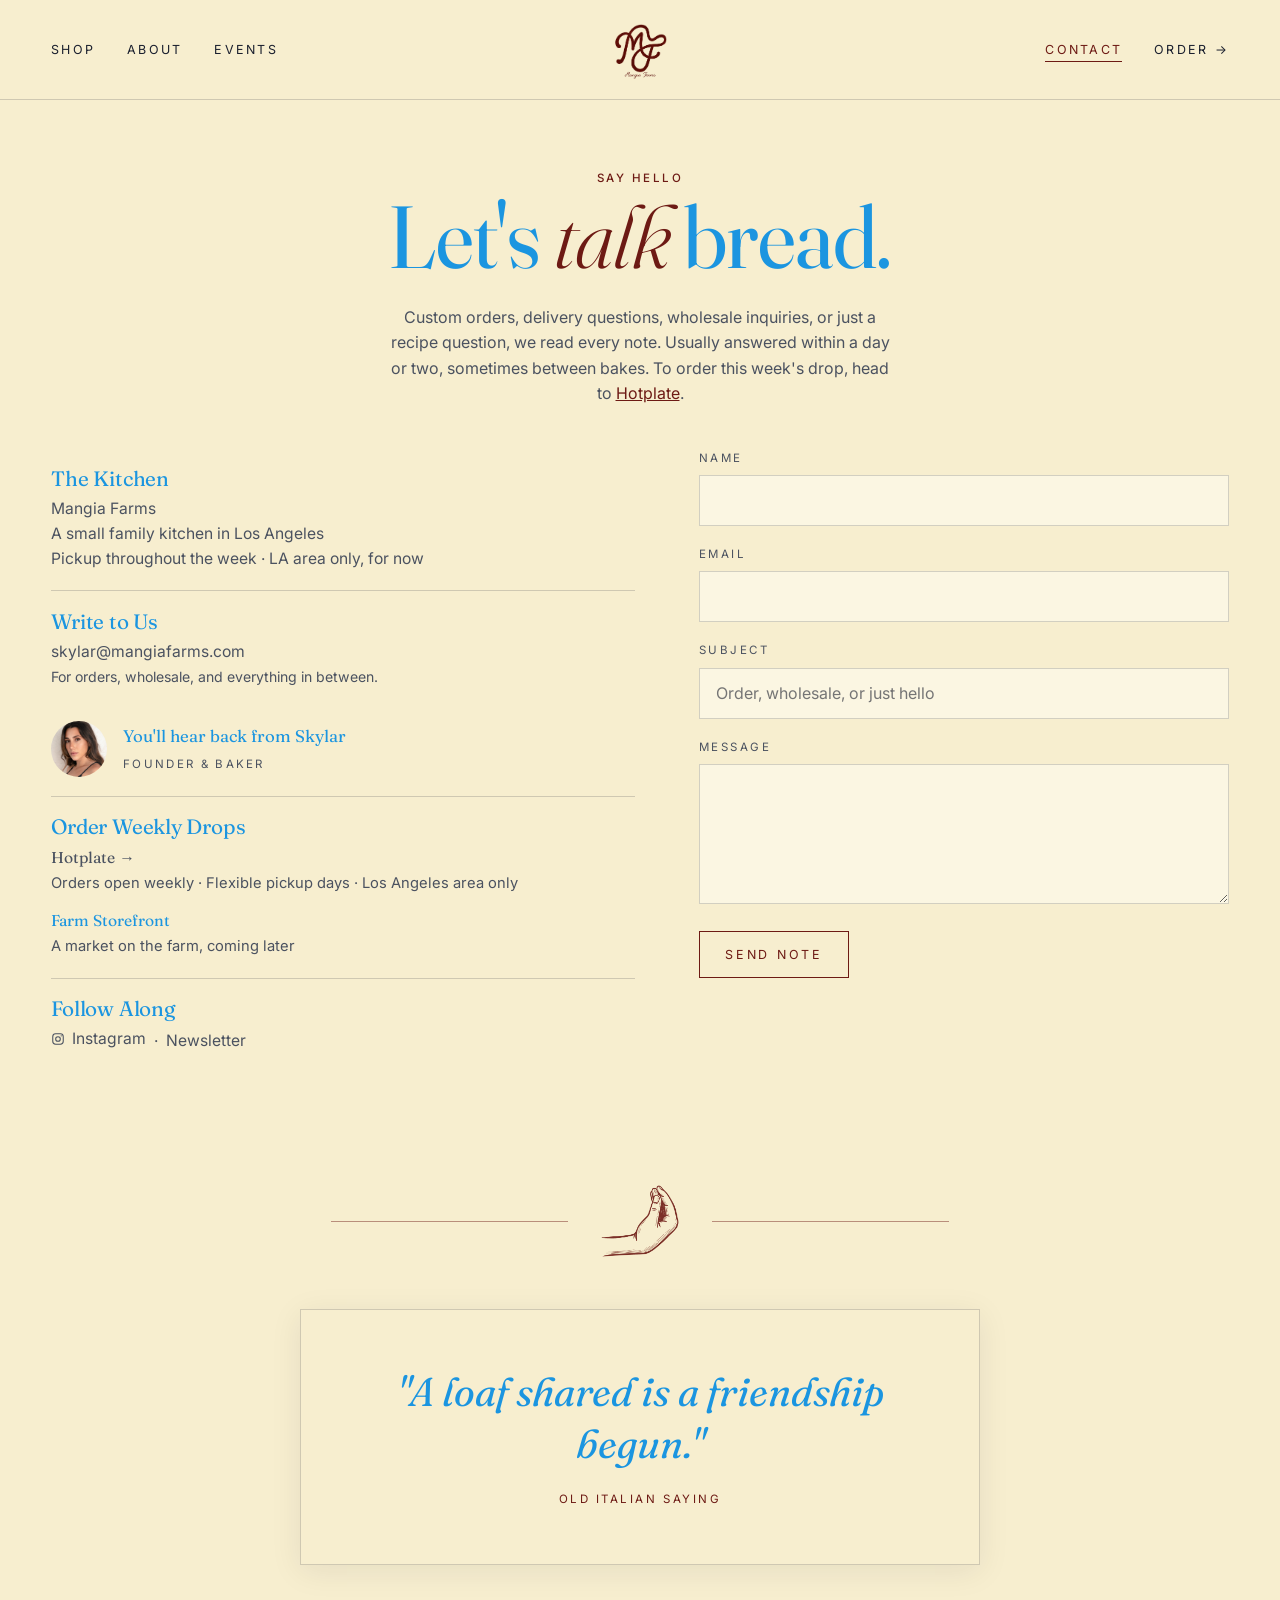
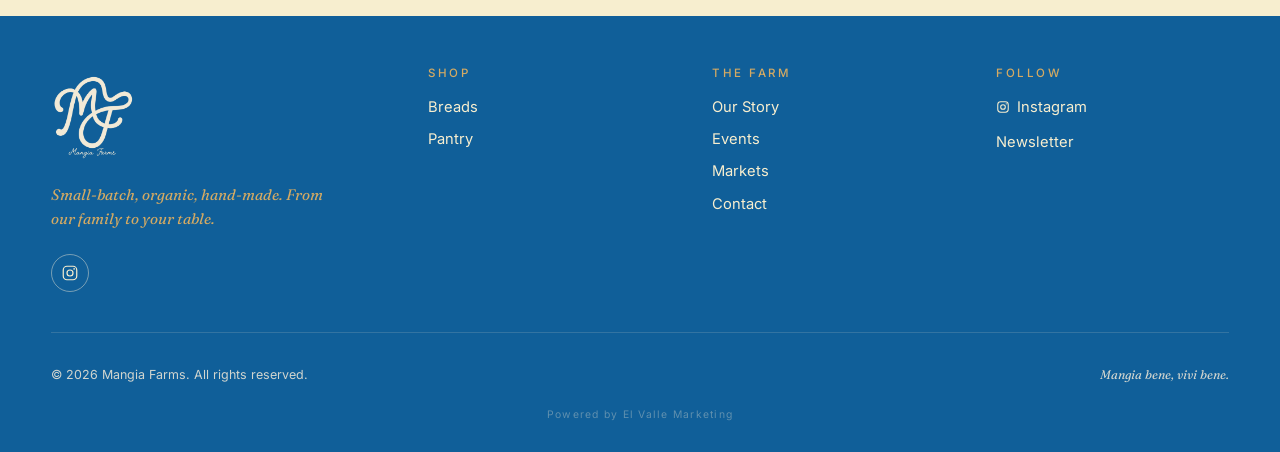
<file: contact.html>
<!doctype html>
<html lang="en">
<head>
<meta charset="utf-8" />
<meta name="viewport" content="width=device-width, initial-scale=1" />
<title>Contact · Mangia Farms</title>
<meta name="description" content="Get in touch with Mangia Farms: orders, markets, wholesale, or just to say hello." />
<link rel="canonical" href="https://mangiafarms.com/contact.html">
<meta property="og:type" content="website">
<meta property="og:site_name" content="Mangia Farms">
<meta property="og:title" content="Contact · Mangia Farms">
<meta property="og:description" content="Custom orders, delivery questions, wholesale, or just a recipe question. You'll hear back from Skylar.">
<meta property="og:url" content="https://mangiafarms.com/contact.html">
<meta property="og:image" content="https://mangiafarms.com/img/loaf-marble.jpg">
<meta name="twitter:card" content="summary_large_image">
<link rel="preconnect" href="https://fonts.googleapis.com">
<link rel="preconnect" href="https://fonts.gstatic.com" crossorigin>
<link href="https://fonts.googleapis.com/css2?family=Fraunces:ital,opsz,wght@0,9..144,300;0,9..144,400;0,9..144,500;1,9..144,300;1,9..144,400&family=Inter:wght@300;400;500;600;700;800;900&family=Caveat:wght@500;700&display=swap" rel="stylesheet">
<link rel="icon" type="image/png" sizes="32x32" href="img/favicon-32.png">
<link rel="icon" type="image/png" sizes="16x16" href="img/favicon-16.png">
<link rel="icon" type="image/png" href="img/favicon.png">
<link rel="apple-touch-icon" sizes="180x180" href="img/apple-touch-icon.png">
<link rel="stylesheet" href="styles.css">
</head>
<body>

<header class="nav">
  <div class="nav-inner">
    <ul class="nav-links nav-links--left">
      <li><a href="shop.html">Shop</a></li>
      <li><a href="about.html">About</a></li>
      <li><a href="events.html">Events</a></li>
    </ul>
    <a href="index.html" class="brand" aria-label="Mangia Farms"><img class="brand-logo" src="img/mangia-farms-logo.png" alt="Mangia Farms"></a>
    <ul class="nav-links nav-links--right">
      <li><a href="contact.html" class="active">Contact</a></li>
      <li><a href="https://www.hotplate.com/mangiafarms?referralType=reminder" target="_blank" rel="noopener">Order &rarr;</a></li>
    </ul>
  </div>
</header>

<main>

  <section class="contact-hero">
    <span class="eyebrow">Say Hello</span>
    <h1>Let's <em>talk</em> bread.</h1>
    <p>Custom orders, delivery questions, wholesale inquiries, or just a recipe question, we read every note. Usually answered within a day or two, sometimes between bakes. To order this week's drop, head to <a href="https://www.hotplate.com/mangiafarms?referralType=reminder" target="_blank" rel="noopener" style="color: var(--wine); text-decoration: underline;">Hotplate</a>.</p>
  </section>

  <section style="padding-top: 1rem;">
    <div class="contact-grid">

      <div class="contact-info">
        <div class="contact-info-block">
          <h3>The Kitchen</h3>
          <p>Mangia Farms<br>A small family kitchen in Los Angeles<br>Pickup throughout the week · LA area only, for now</p>
        </div>
        <div class="contact-info-block">
          <h3>Write to Us</h3>
          <p><a href="mailto:skylar@mangiafarms.com">skylar@mangiafarms.com</a><br>
             <span style="color: var(--ink-soft); font-size: 0.88rem;">For orders, wholesale, and everything in between.</span></p>
          <div class="portrait-inline">
            <img src="img/skylar.jpg" alt="Skylar Williams, founder." loading="lazy" decoding="async">
            <div>
              <span class="name">You'll hear back from Skylar</span>
              <span class="title">Founder &amp; Baker</span>
            </div>
          </div>
        </div>
        <div class="contact-info-block">
          <h3>Order Weekly Drops</h3>
          <p>
            <strong style="font-family: var(--serif); font-weight: 400; color: var(--moss);"><a href="https://www.hotplate.com/mangiafarms?referralType=reminder" target="_blank" rel="noopener">Hotplate &rarr;</a></strong><br>
            <span style="color: var(--ink-soft); font-size: 0.92rem;">Orders open weekly · Flexible pickup days · Los Angeles area only</span>
          </p>
          <p style="margin-top: 0.8rem;">
            <strong style="font-family: var(--serif); font-weight: 400; color: var(--moss);">Farm Storefront</strong><br>
            <span style="color: var(--ink-soft); font-size: 0.92rem;">A market on the farm, coming later</span>
          </p>
        </div>
        <div class="contact-info-block">
          <h3>Follow Along</h3>
          <p>
            <a href="https://www.instagram.com/mangiafarms" target="_blank" rel="noopener" class="ig-inline"><svg viewBox="0 0 24 24" aria-hidden="true" focusable="false"><rect x="3" y="3" width="18" height="18" rx="5" fill="none" stroke="currentColor" stroke-width="1.8"/><circle cx="12" cy="12" r="4" fill="none" stroke="currentColor" stroke-width="1.8"/><circle cx="17.5" cy="6.5" r="1.1" fill="currentColor"/></svg>Instagram</a> &nbsp;·&nbsp;
            <a href="#">Newsletter</a>
          </p>
        </div>
      </div>

      <form name="contact" method="POST" data-netlify="true" data-netlify-honeypot="bot-field" action="/thanks.html">
        <input type="hidden" name="form-name" value="contact" />
        <p style="display:none;">
          <label>Don't fill this out if you're human: <input name="bot-field" /></label>
        </p>
        <div class="field">
          <label for="name">Name</label>
          <input id="name" name="name" type="text" required>
        </div>
        <div class="field">
          <label for="email">Email</label>
          <input id="email" name="email" type="email" required>
        </div>
        <div class="field">
          <label for="subject">Subject</label>
          <input id="subject" name="subject" type="text" placeholder="Order, wholesale, or just hello">
        </div>
        <div class="field">
          <label for="message">Message</label>
          <textarea id="message" name="message" required></textarea>
        </div>
        <button class="btn btn--wine" type="submit" style="align-self: flex-start;">Send Note</button>
      </form>

    </div>
  </section>

  <div class="hand-divider" aria-hidden="true">
    <img src="img/mangia-hand.png" alt="" loading="lazy" decoding="async" />
  </div>

  <div class="quote">
    <blockquote>"A loaf shared is a friendship begun."</blockquote>
    <cite>Old Italian Saying</cite>
  </div>

</main>

<footer>
  <div class="footer-inner">
    <div>
      <div class="footer-brand"><img class="footer-logo" src="img/mangia-farms-logo-cream.png" alt="Mangia Farms"></div>
      <p class="footer-tag">Small-batch, organic, hand-made. From our family to your table.</p>
      <div class="footer-social">
        <a href="https://www.instagram.com/mangiafarms" target="_blank" rel="noopener" aria-label="Follow Mangia Farms on Instagram">
          <svg viewBox="0 0 24 24" aria-hidden="true" focusable="false"><rect x="3" y="3" width="18" height="18" rx="5" fill="none" stroke="currentColor" stroke-width="1.6"/><circle cx="12" cy="12" r="4" fill="none" stroke="currentColor" stroke-width="1.6"/><circle cx="17.5" cy="6.5" r="1.1" fill="currentColor"/></svg>
        </a>
      </div>
    </div>
    <div class="footer-col">
      <h4>Shop</h4>
      <ul>
        <li><a href="shop.html">Breads</a></li>
        <li><a href="shop.html">Pantry</a></li>
      </ul>
    </div>
    <div class="footer-col">
      <h4>The Farm</h4>
      <ul>
        <li><a href="about.html">Our Story</a></li>
        <li><a href="events.html">Events</a></li>
        <li><a href="index.html#markets">Markets</a></li>
        <li><a href="contact.html">Contact</a></li>
      </ul>
    </div>
    <div class="footer-col">
      <h4>Follow</h4>
      <ul>
        <li><a href="https://www.instagram.com/mangiafarms" target="_blank" rel="noopener" class="ig-inline"><svg viewBox="0 0 24 24" aria-hidden="true" focusable="false"><rect x="3" y="3" width="18" height="18" rx="5" fill="none" stroke="currentColor" stroke-width="1.8"/><circle cx="12" cy="12" r="4" fill="none" stroke="currentColor" stroke-width="1.8"/><circle cx="17.5" cy="6.5" r="1.1" fill="currentColor"/></svg>Instagram</a></li>
        <li><a href="#">Newsletter</a></li>
      </ul>
    </div>
  </div>
  <div class="footer-bottom">
    <span>© 2026 Mangia Farms. All rights reserved.</span>
    <span class="italic" style="font-family: var(--serif);">Mangia bene, vivi bene.</span>
  </div>
  <div class="footer-credit"><a href="https://elvallemarketing.com" target="_blank" rel="noopener">Powered by El Valle Marketing</a></div>
</footer>

</body>
</html>
</file>
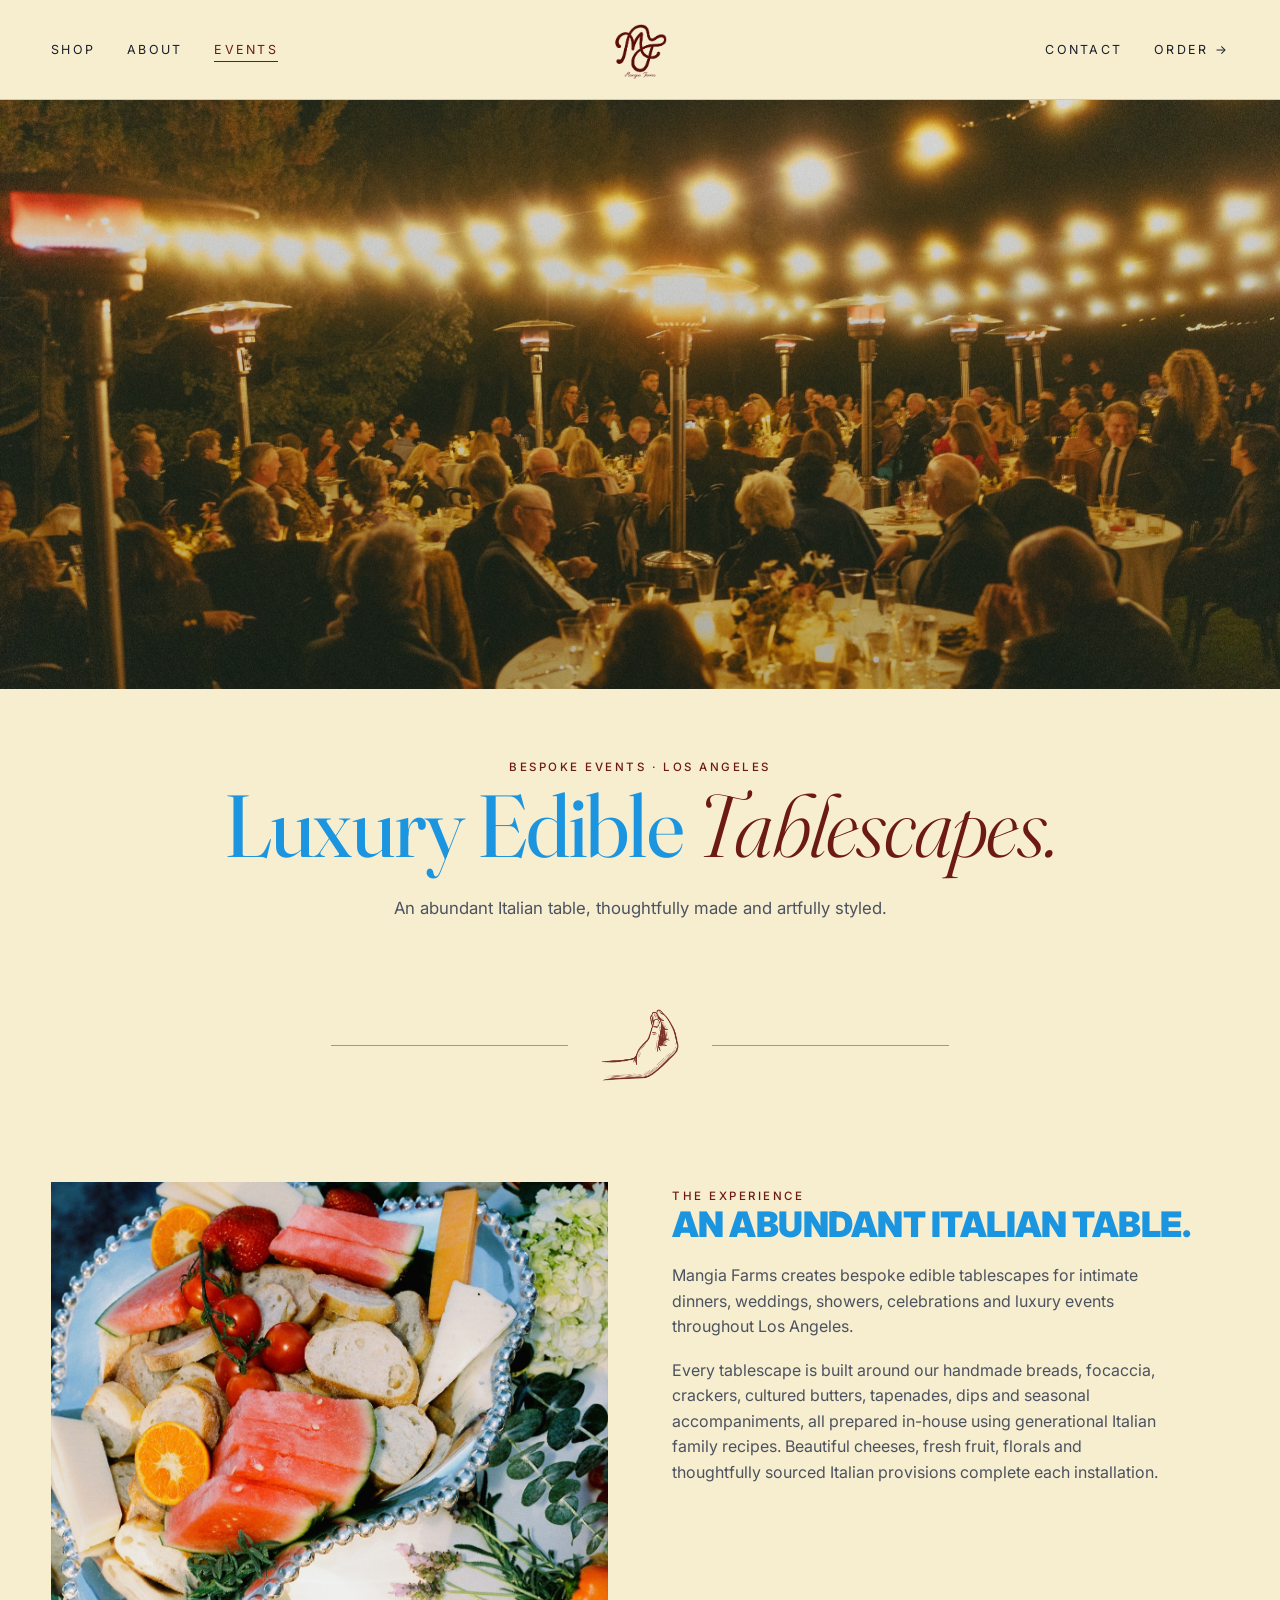
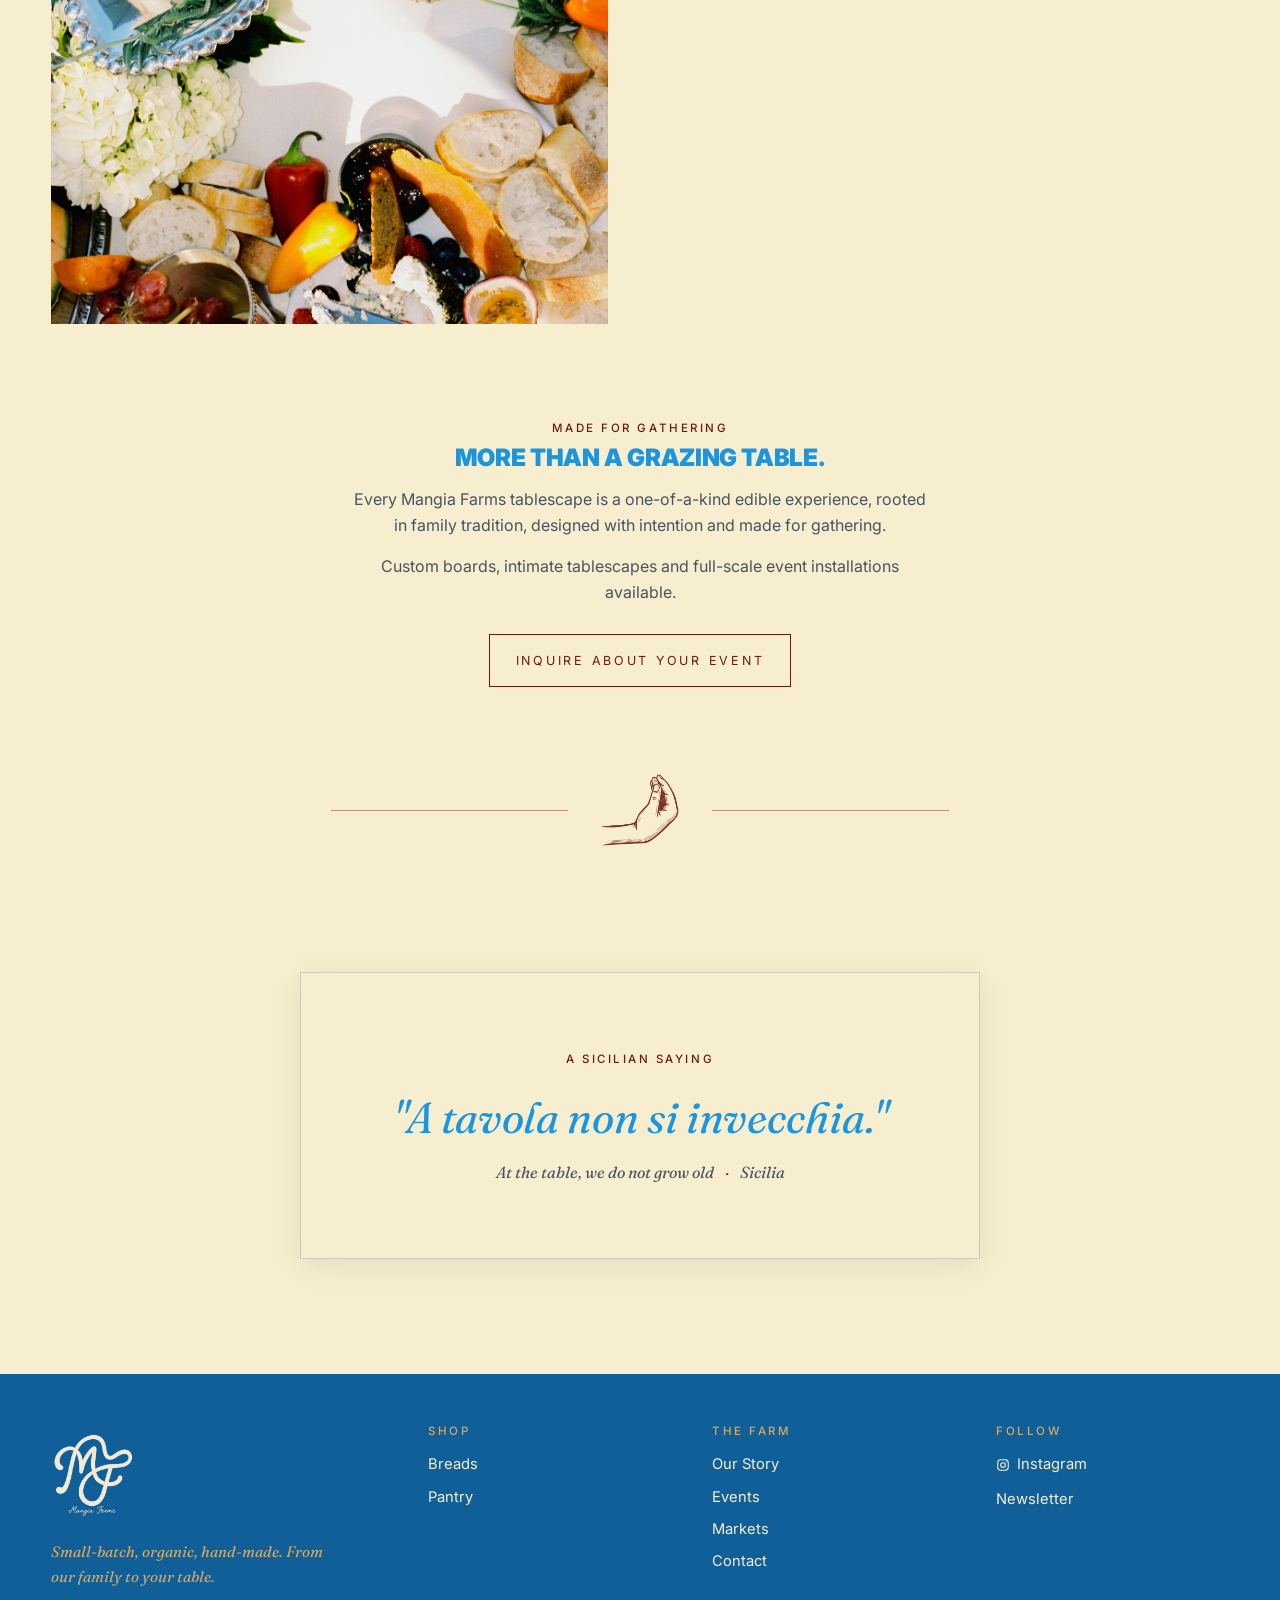
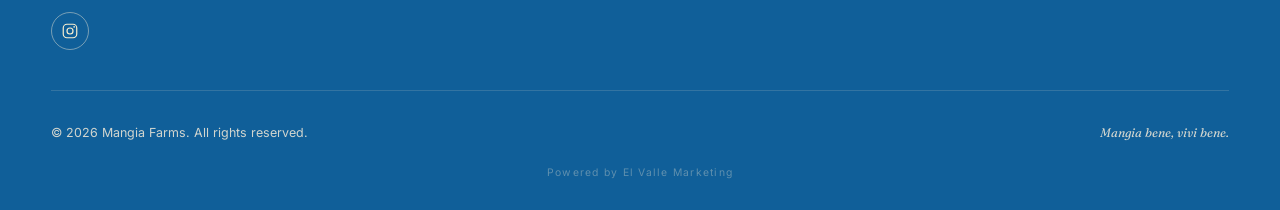
<file: events.html>
<!doctype html>
<html lang="en">
<head>
<meta charset="utf-8" />
<meta name="viewport" content="width=device-width, initial-scale=1" />
<title>Events · Mangia Farms</title>
<meta name="description" content="Bespoke edible tablescapes by Mangia Farms: handmade Italian breads, focaccia, cultured butters, tapenades, cheeses, and seasonal provisions styled for intimate dinners, weddings, showers, and luxury events across Los Angeles." />
<link rel="canonical" href="https://mangiafarms.com/events.html">
<meta property="og:type" content="website">
<meta property="og:site_name" content="Mangia Farms">
<meta property="og:title" content="Luxury Edible Tablescapes · Mangia Farms">
<meta property="og:description" content="An abundant Italian table, thoughtfully made and artfully styled. Bespoke edible tablescapes for intimate dinners, weddings, showers, and luxury events throughout Los Angeles.">
<meta property="og:url" content="https://mangiafarms.com/events.html">
<meta property="og:image" content="https://mangiafarms.com/img/events-header.jpg">
<meta name="twitter:card" content="summary_large_image">
<link rel="preconnect" href="https://fonts.googleapis.com">
<link rel="preconnect" href="https://fonts.gstatic.com" crossorigin>
<link href="https://fonts.googleapis.com/css2?family=Fraunces:ital,opsz,wght@0,9..144,300;0,9..144,400;0,9..144,500;1,9..144,300;1,9..144,400&family=Inter:wght@300;400;500;600;700;800;900&family=Caveat:wght@500;700&display=swap" rel="stylesheet">
<link rel="icon" type="image/png" sizes="32x32" href="img/favicon-32.png">
<link rel="icon" type="image/png" sizes="16x16" href="img/favicon-16.png">
<link rel="icon" type="image/png" href="img/favicon.png">
<link rel="apple-touch-icon" sizes="180x180" href="img/apple-touch-icon.png">
<link rel="stylesheet" href="styles.css">
</head>
<body>

<header class="nav">
  <div class="nav-inner">
    <ul class="nav-links nav-links--left">
      <li><a href="shop.html">Shop</a></li>
      <li><a href="about.html">About</a></li>
      <li><a href="events.html" class="active">Events</a></li>
    </ul>
    <a href="index.html" class="brand" aria-label="Mangia Farms"><img class="brand-logo" src="img/mangia-farms-logo.png" alt="Mangia Farms"></a>
    <ul class="nav-links nav-links--right">
      <li><a href="contact.html">Contact</a></li>
      <li><a href="https://www.hotplate.com/mangiafarms?referralType=reminder" target="_blank" rel="noopener">Order &rarr;</a></li>
    </ul>
  </div>
</header>

<main>

  <section class="events-header" aria-label="An evening Mangia Farms event under string lights"></section>

  <section class="about-hero">
    <span class="eyebrow">Bespoke Events · Los Angeles</span>
    <h1>Luxury Edible <em>Tablescapes.</em></h1>
    <p>An abundant Italian table, thoughtfully made and artfully styled.</p>
  </section>

  <div class="hand-divider" aria-hidden="true">
    <img src="img/mangia-hand.png" alt="" loading="lazy" decoding="async" />
  </div>

  <section class="story">
    <figure class="story-img">
      <img src="img/tablescape.jpg" alt="A Mangia Farms grazing tablescape on beaded silver platters: sliced sourdough and baguette, watermelon, citrus, cheeses, cherry tomatoes, grapes, herbs and florals." loading="lazy" decoding="async" />
    </figure>
    <div class="story-copy">
      <span class="eyebrow">The Experience</span>
      <h2>An abundant Italian table.</h2>
      <p>Mangia Farms creates bespoke edible tablescapes for intimate dinners, weddings, showers, celebrations and luxury events throughout Los Angeles.</p>
      <p>Every tablescape is built around our handmade breads, focaccia, crackers, cultured butters, tapenades, dips and seasonal accompaniments, all prepared in-house using generational Italian family recipes. Beautiful cheeses, fresh fruit, florals and thoughtfully sourced Italian provisions complete each installation.</p>
    </div>
  </section>

  <section class="events-note">
    <span class="eyebrow">Made for Gathering</span>
    <h2>More than a grazing table.</h2>
    <p>Every Mangia Farms tablescape is a one-of-a-kind edible experience, rooted in family tradition, designed with intention and made for gathering.</p>
    <p>Custom boards, intimate tablescapes and full-scale event installations available.</p>
    <a href="contact.html" class="btn btn--wine">Inquire About Your Event</a>
  </section>

  <div class="hand-divider" aria-hidden="true">
    <img src="img/mangia-hand.png" alt="" loading="lazy" decoding="async" />
  </div>

  <section class="heritage-section">
    <div class="heritage-band">
      <span class="eyebrow">A Sicilian Saying</span>
      <p class="heritage-quote">"A tavola non si invecchia."</p>
      <p class="heritage-translation">At the table, we do not grow old <span class="dot">·</span> Sicilia</p>
    </div>
  </section>

</main>

<footer>
  <div class="footer-inner">
    <div>
      <div class="footer-brand"><img class="footer-logo" src="img/mangia-farms-logo-cream.png" alt="Mangia Farms"></div>
      <p class="footer-tag">Small-batch, organic, hand-made. From our family to your table.</p>
      <div class="footer-social">
        <a href="https://www.instagram.com/mangiafarms" target="_blank" rel="noopener" aria-label="Follow Mangia Farms on Instagram">
          <svg viewBox="0 0 24 24" aria-hidden="true" focusable="false"><rect x="3" y="3" width="18" height="18" rx="5" fill="none" stroke="currentColor" stroke-width="1.6"/><circle cx="12" cy="12" r="4" fill="none" stroke="currentColor" stroke-width="1.6"/><circle cx="17.5" cy="6.5" r="1.1" fill="currentColor"/></svg>
        </a>
      </div>
    </div>
    <div class="footer-col">
      <h4>Shop</h4>
      <ul>
        <li><a href="shop.html">Breads</a></li>
        <li><a href="shop.html">Pantry</a></li>
      </ul>
    </div>
    <div class="footer-col">
      <h4>The Farm</h4>
      <ul>
        <li><a href="about.html">Our Story</a></li>
        <li><a href="events.html">Events</a></li>
        <li><a href="index.html#markets">Markets</a></li>
        <li><a href="contact.html">Contact</a></li>
      </ul>
    </div>
    <div class="footer-col">
      <h4>Follow</h4>
      <ul>
        <li><a href="https://www.instagram.com/mangiafarms" target="_blank" rel="noopener" class="ig-inline"><svg viewBox="0 0 24 24" aria-hidden="true" focusable="false"><rect x="3" y="3" width="18" height="18" rx="5" fill="none" stroke="currentColor" stroke-width="1.8"/><circle cx="12" cy="12" r="4" fill="none" stroke="currentColor" stroke-width="1.8"/><circle cx="17.5" cy="6.5" r="1.1" fill="currentColor"/></svg>Instagram</a></li>
        <li><a href="#">Newsletter</a></li>
      </ul>
    </div>
  </div>
  <div class="footer-bottom">
    <span>© 2026 Mangia Farms. All rights reserved.</span>
    <span class="italic" style="font-family: var(--serif);">Mangia bene, vivi bene.</span>
  </div>
  <div class="footer-credit"><a href="https://elvallemarketing.com" target="_blank" rel="noopener">Powered by El Valle Marketing</a></div>
</footer>

</body>
</html>
</file>
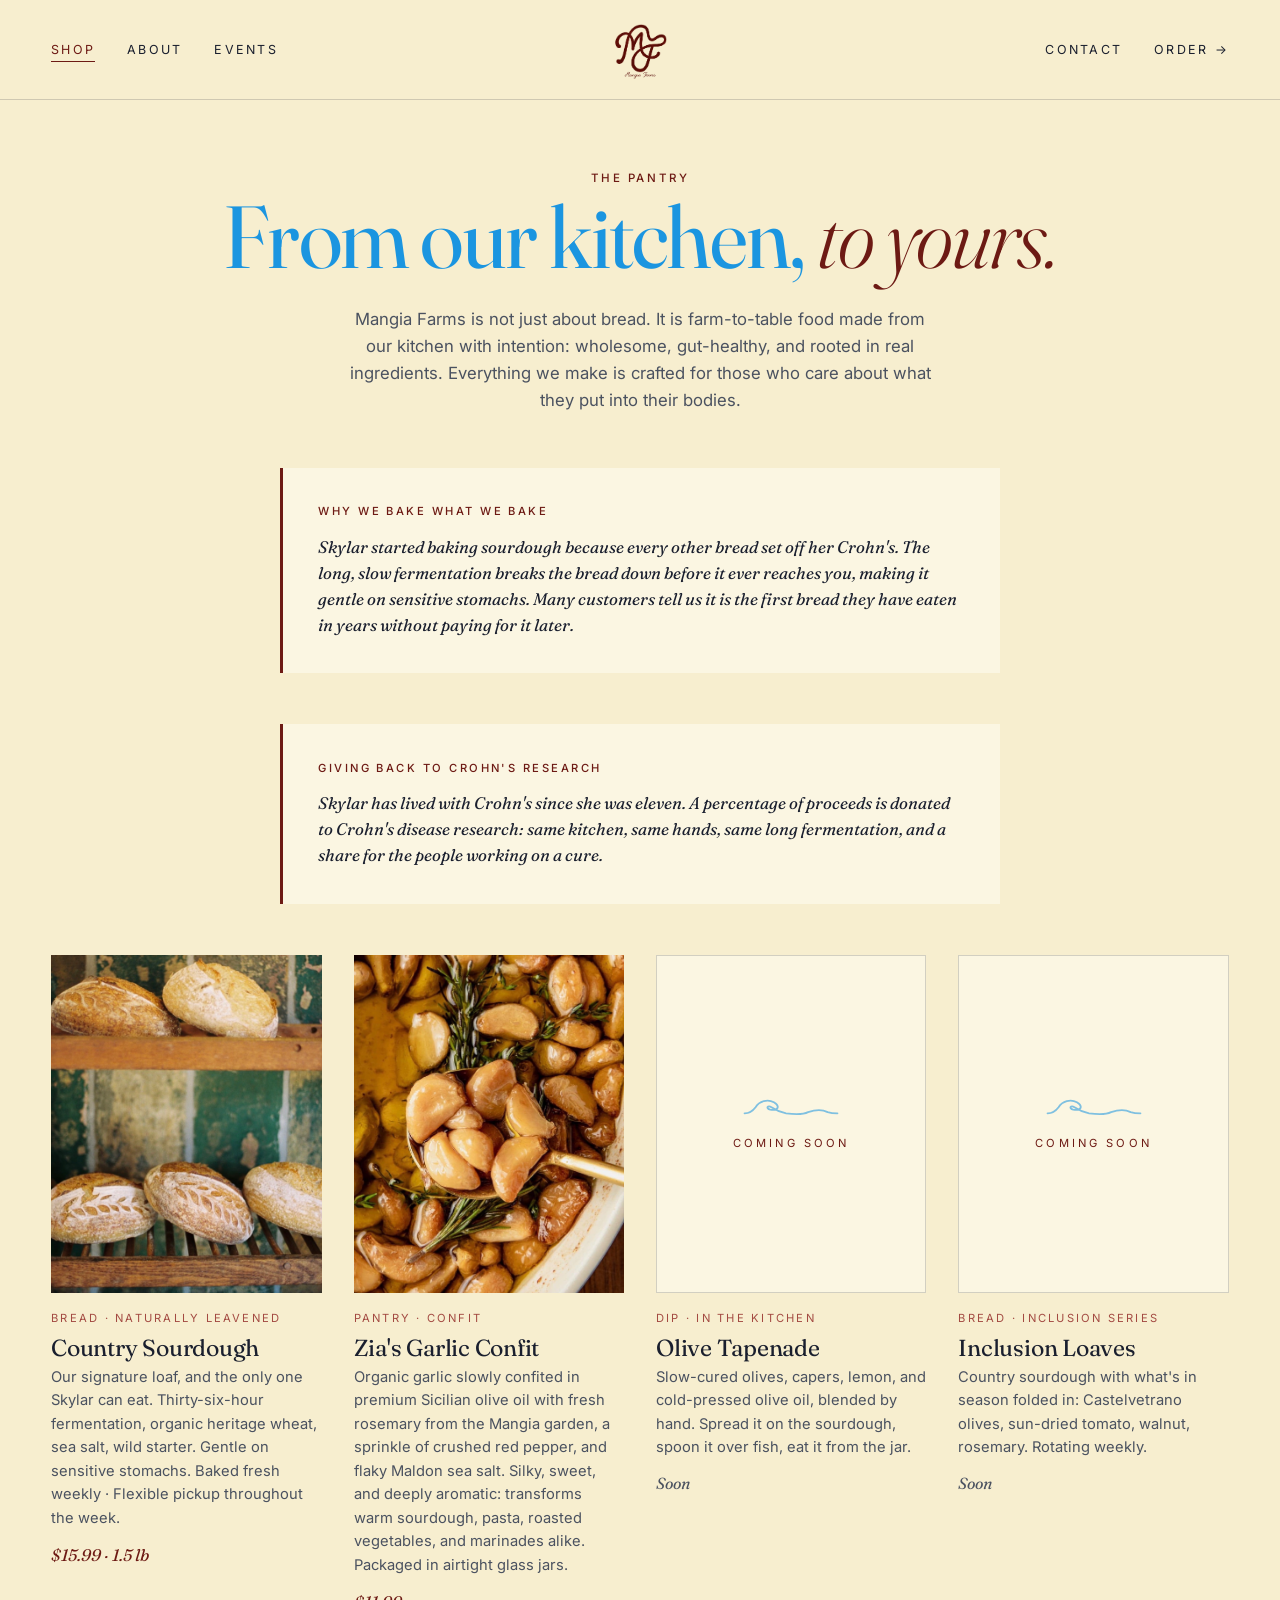
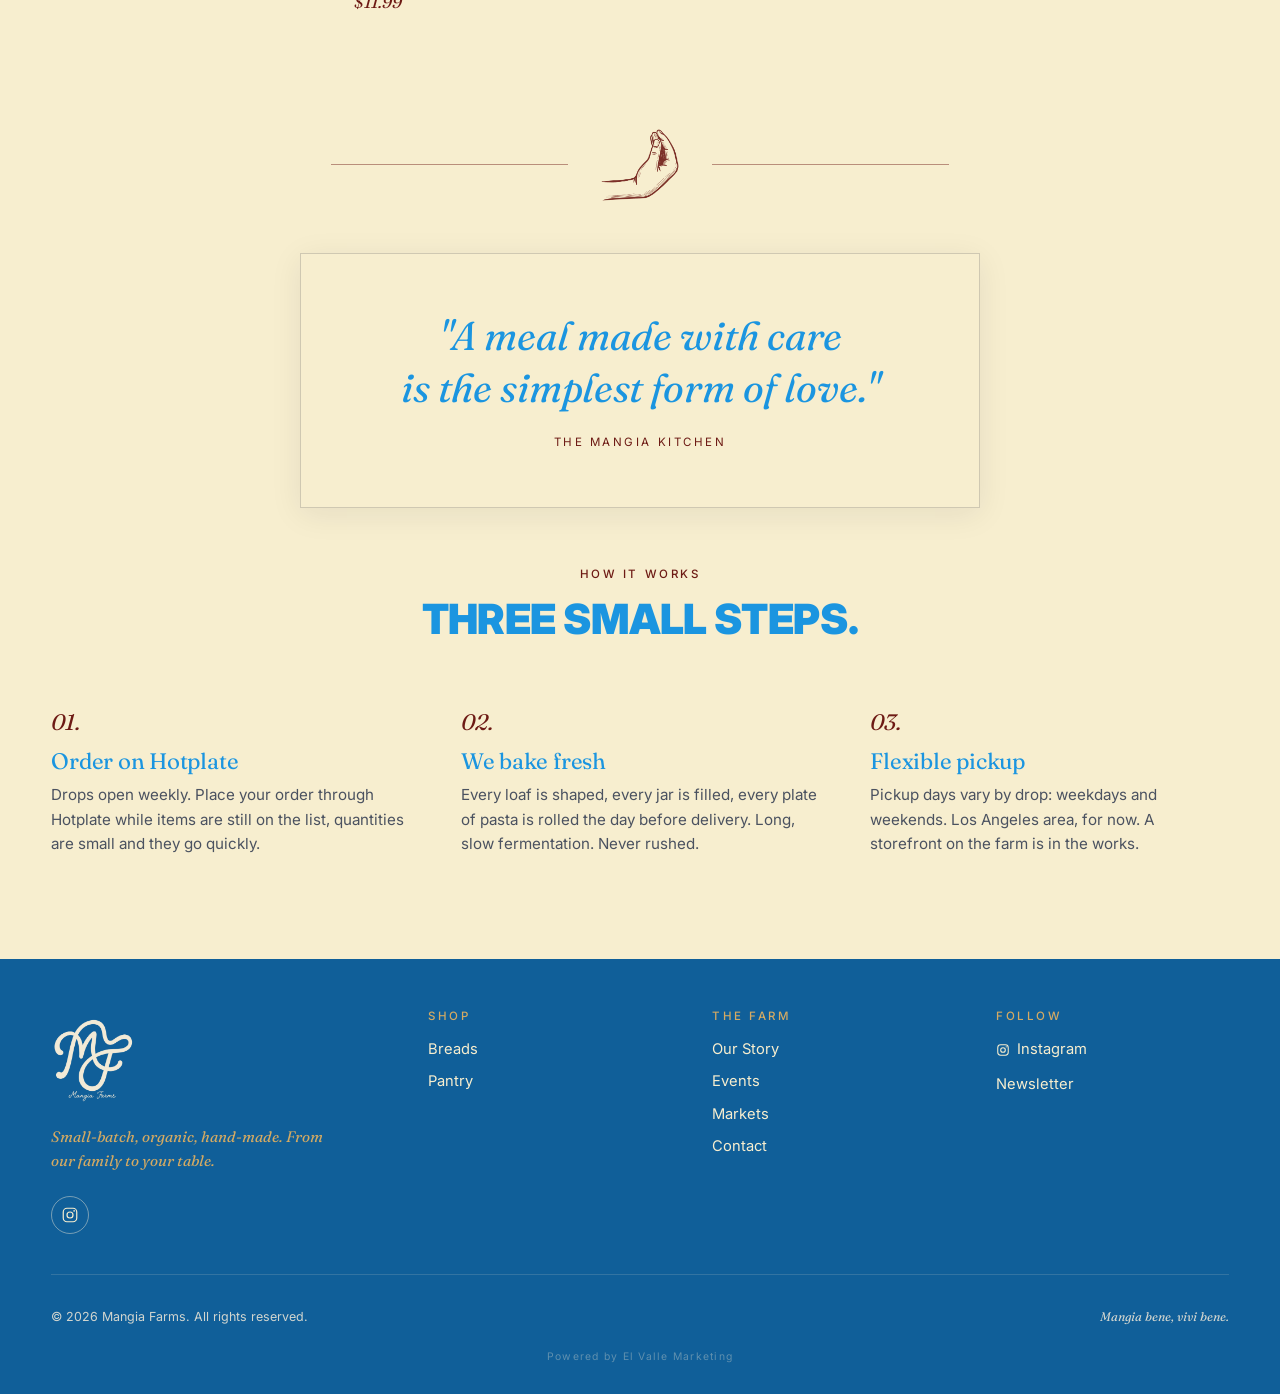
<file: shop.html>
<!doctype html>
<html lang="en">
<head>
<meta charset="utf-8" />
<meta name="viewport" content="width=device-width, initial-scale=1" />
<title>Shop · Mangia Farms</title>
<meta name="description" content="The Mangia Farms pantry: hand-made sourdoughs, slow preserves, and seasonal staples." />
<link rel="canonical" href="https://mangiafarms.com/shop.html">
<meta property="og:type" content="website">
<meta property="og:site_name" content="Mangia Farms">
<meta property="og:title" content="The Pantry · Mangia Farms">
<meta property="og:description" content="Country Sourdough, Zia's Garlic Confit, and more from a farm-to-table kitchen. Slow-fermented, gut-friendly, made with intention. Weekly drops on Hotplate.">
<meta property="og:url" content="https://mangiafarms.com/shop.html">
<meta property="og:image" content="https://mangiafarms.com/img/loaves-shelf.jpg">
<meta name="twitter:card" content="summary_large_image">
<link rel="preconnect" href="https://fonts.googleapis.com">
<link rel="preconnect" href="https://fonts.gstatic.com" crossorigin>
<link href="https://fonts.googleapis.com/css2?family=Fraunces:ital,opsz,wght@0,9..144,300;0,9..144,400;0,9..144,500;1,9..144,300;1,9..144,400&family=Inter:wght@300;400;500;600;700;800;900&family=Caveat:wght@500;700&display=swap" rel="stylesheet">
<link rel="icon" type="image/png" sizes="32x32" href="img/favicon-32.png">
<link rel="icon" type="image/png" sizes="16x16" href="img/favicon-16.png">
<link rel="icon" type="image/png" href="img/favicon.png">
<link rel="apple-touch-icon" sizes="180x180" href="img/apple-touch-icon.png">
<link rel="stylesheet" href="styles.css">
</head>
<body>

<header class="nav">
  <div class="nav-inner">
    <ul class="nav-links nav-links--left">
      <li><a href="shop.html" class="active">Shop</a></li>
      <li><a href="about.html">About</a></li>
      <li><a href="events.html">Events</a></li>
    </ul>
    <a href="index.html" class="brand" aria-label="Mangia Farms"><img class="brand-logo" src="img/mangia-farms-logo.png" alt="Mangia Farms"></a>
    <ul class="nav-links nav-links--right">
      <li><a href="contact.html">Contact</a></li>
      <li><a href="https://www.hotplate.com/mangiafarms?referralType=reminder" target="_blank" rel="noopener">Order &rarr;</a></li>
    </ul>
  </div>
</header>

<main>

  <section class="about-hero">
    <span class="eyebrow">The Pantry</span>
    <h1>From our kitchen, <em>to yours.</em></h1>
    <p>Mangia Farms is not just about bread. It is farm-to-table food made from our kitchen with intention: wholesome, gut-healthy, and rooted in real ingredients. Everything we make is crafted for those who care about what they put into their bodies.</p>
  </section>

  <section style="padding-top: 1rem;">

    <div class="callout">
      <span class="callout-label">Why we bake what we bake</span>
      <p>Skylar started baking sourdough because every other bread set off her Crohn's. The long, slow fermentation breaks the bread down before it ever reaches you, making it gentle on sensitive stomachs. Many customers tell us it is the first bread they have eaten in years without paying for it later.</p>
    </div>

    <div class="callout">
      <span class="callout-label">Giving back to Crohn's research</span>
      <p>Skylar has lived with Crohn's since she was eleven. A percentage of proceeds is donated to Crohn's disease research: same kitchen, same hands, same long fermentation, and a share for the people working on a cure.</p>
    </div>

    <div class="grid">

      <a href="https://www.hotplate.com/mangiafarms?referralType=reminder" target="_blank" rel="noopener" class="card">
        <div class="card-img"><img src="img/loaves-shelf.jpg" alt="Country sourdough loaf"></div>
        <span class="card-tag">Bread · Naturally Leavened</span>
        <h3>Country Sourdough</h3>
        <p class="card-desc">Our signature loaf, and the only one Skylar can eat. Thirty-six-hour fermentation, organic heritage wheat, sea salt, wild starter. Gentle on sensitive stomachs. Baked fresh weekly · Flexible pickup throughout the week.</p>
        <span class="card-price">$15.99 · 1.5 lb</span>
      </a>

      <a href="https://www.hotplate.com/mangiafarms?referralType=reminder" target="_blank" rel="noopener" class="card">
        <div class="card-img"><img src="img/garlic-confit.jpg" alt="Golden cloves of garlic slow-confited in olive oil, with rosemary and thyme sprigs, lifted on a brass ladle" loading="lazy" decoding="async"></div>
        <span class="card-tag">Pantry · Confit</span>
        <h3>Zia's Garlic Confit</h3>
        <p class="card-desc">Organic garlic slowly confited in premium Sicilian olive oil with fresh rosemary from the Mangia garden, a sprinkle of crushed red pepper, and flaky Maldon sea salt. Silky, sweet, and deeply aromatic: transforms warm sourdough, pasta, roasted vegetables, and marinades alike. Packaged in airtight glass jars.</p>
        <span class="card-price">$11.99</span>
      </a>

      <div class="card card--soon">
        <div class="card-img card-img--placeholder">
          <svg class="placeholder-wave" viewBox="0 0 80 18" aria-hidden="true" focusable="false">
            <path d="M 2 15 C 5 15 8 14 11 10 C 14 5 21 3 26 6 C 31 9 30 13 23 12 C 19 11 21 8 24 10 C 27 12 31 14 36 15 C 44 16 50 16 54 14 C 60 12 66 12 70 14 C 73 15 76 15 78 15" fill="none" stroke="currentColor" stroke-width="1.5" stroke-linecap="round" stroke-linejoin="round"/>
          </svg>
          <span class="coming-label">Coming Soon</span>
        </div>
        <span class="card-tag">Dip · In the Kitchen</span>
        <h3>Olive Tapenade</h3>
        <p class="card-desc">Slow-cured olives, capers, lemon, and cold-pressed olive oil, blended by hand. Spread it on the sourdough, spoon it over fish, eat it from the jar.</p>
        <span class="card-price card-price--soon">Soon</span>
      </div>

      <div class="card card--soon">
        <div class="card-img card-img--placeholder">
          <svg class="placeholder-wave" viewBox="0 0 80 18" aria-hidden="true" focusable="false">
            <path d="M 2 15 C 5 15 8 14 11 10 C 14 5 21 3 26 6 C 31 9 30 13 23 12 C 19 11 21 8 24 10 C 27 12 31 14 36 15 C 44 16 50 16 54 14 C 60 12 66 12 70 14 C 73 15 76 15 78 15" fill="none" stroke="currentColor" stroke-width="1.5" stroke-linecap="round" stroke-linejoin="round"/>
          </svg>
          <span class="coming-label">Coming Soon</span>
        </div>
        <span class="card-tag">Bread · Inclusion Series</span>
        <h3>Inclusion Loaves</h3>
        <p class="card-desc">Country sourdough with what's in season folded in: Castelvetrano olives, sun-dried tomato, walnut, rosemary. Rotating weekly.</p>
        <span class="card-price card-price--soon">Soon</span>
      </div>

    </div>
  </section>

  <div class="hand-divider" aria-hidden="true">
    <img src="img/mangia-hand.png" alt="" loading="lazy" decoding="async" />
  </div>

  <div class="quote">
    <blockquote>"A meal made with care<br>is the simplest form of love."</blockquote>
    <cite>The Mangia Kitchen</cite>
  </div>

  <section style="padding-top: 0;">
    <div class="section-head">
      <span class="eyebrow">How It Works</span>
      <h2>Three small steps.</h2>
    </div>
    <div class="values-grid">
      <div class="value">
        <div class="value-num">01.</div>
        <h3>Order on Hotplate</h3>
        <p>Drops open weekly. Place your order through Hotplate while items are still on the list, quantities are small and they go quickly.</p>
      </div>
      <div class="value">
        <div class="value-num">02.</div>
        <h3>We bake fresh</h3>
        <p>Every loaf is shaped, every jar is filled, every plate of pasta is rolled the day before delivery. Long, slow fermentation. Never rushed.</p>
      </div>
      <div class="value">
        <div class="value-num">03.</div>
        <h3>Flexible pickup</h3>
        <p>Pickup days vary by drop: weekdays and weekends. Los Angeles area, for now. A storefront on the farm is in the works.</p>
      </div>
    </div>
  </section>

</main>

<footer>
  <div class="footer-inner">
    <div>
      <div class="footer-brand"><img class="footer-logo" src="img/mangia-farms-logo-cream.png" alt="Mangia Farms"></div>
      <p class="footer-tag">Small-batch, organic, hand-made. From our family to your table.</p>
      <div class="footer-social">
        <a href="https://www.instagram.com/mangiafarms" target="_blank" rel="noopener" aria-label="Follow Mangia Farms on Instagram">
          <svg viewBox="0 0 24 24" aria-hidden="true" focusable="false"><rect x="3" y="3" width="18" height="18" rx="5" fill="none" stroke="currentColor" stroke-width="1.6"/><circle cx="12" cy="12" r="4" fill="none" stroke="currentColor" stroke-width="1.6"/><circle cx="17.5" cy="6.5" r="1.1" fill="currentColor"/></svg>
        </a>
      </div>
    </div>
    <div class="footer-col">
      <h4>Shop</h4>
      <ul>
        <li><a href="shop.html">Breads</a></li>
        <li><a href="shop.html">Pantry</a></li>
      </ul>
    </div>
    <div class="footer-col">
      <h4>The Farm</h4>
      <ul>
        <li><a href="about.html">Our Story</a></li>
        <li><a href="events.html">Events</a></li>
        <li><a href="index.html#markets">Markets</a></li>
        <li><a href="contact.html">Contact</a></li>
      </ul>
    </div>
    <div class="footer-col">
      <h4>Follow</h4>
      <ul>
        <li><a href="https://www.instagram.com/mangiafarms" target="_blank" rel="noopener" class="ig-inline"><svg viewBox="0 0 24 24" aria-hidden="true" focusable="false"><rect x="3" y="3" width="18" height="18" rx="5" fill="none" stroke="currentColor" stroke-width="1.8"/><circle cx="12" cy="12" r="4" fill="none" stroke="currentColor" stroke-width="1.8"/><circle cx="17.5" cy="6.5" r="1.1" fill="currentColor"/></svg>Instagram</a></li>
        <li><a href="#">Newsletter</a></li>
      </ul>
    </div>
  </div>
  <div class="footer-bottom">
    <span>© 2026 Mangia Farms. All rights reserved.</span>
    <span class="italic" style="font-family: var(--serif);">Mangia bene, vivi bene.</span>
  </div>
  <div class="footer-credit"><a href="https://elvallemarketing.com" target="_blank" rel="noopener">Powered by El Valle Marketing</a></div>
</footer>

</body>
</html>
</file>
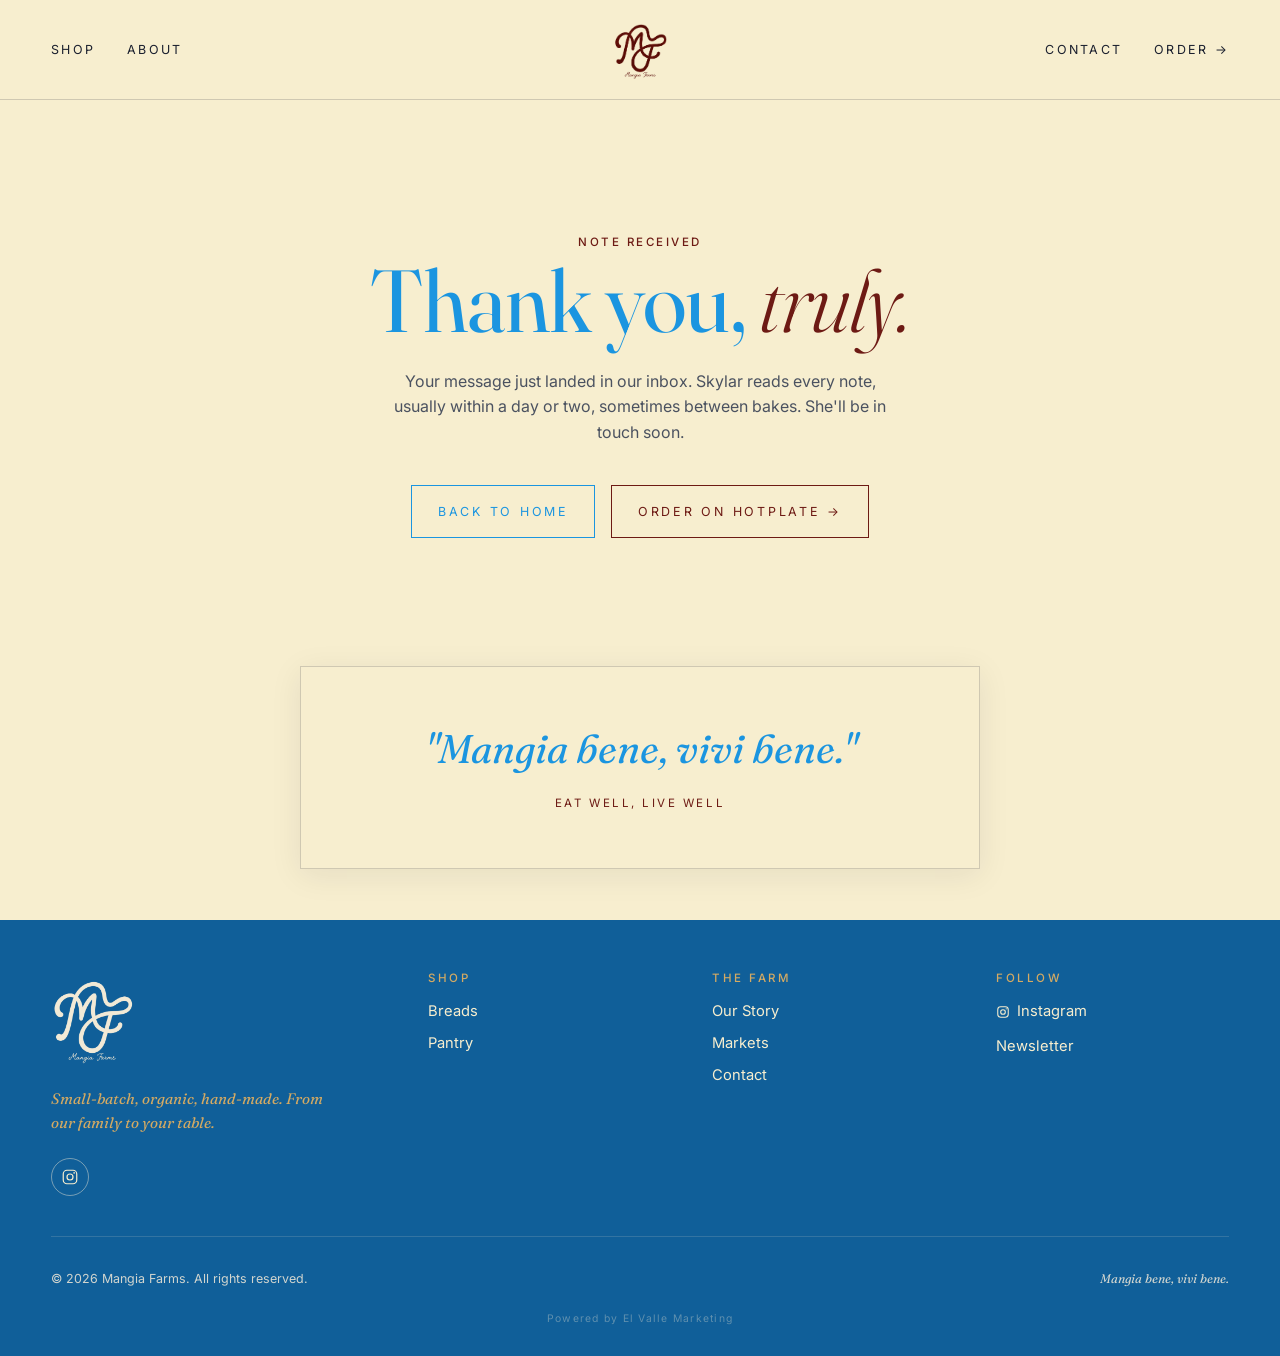
<file: thanks.html>
<!doctype html>
<html lang="en">
<head>
<meta charset="utf-8" />
<meta name="viewport" content="width=device-width, initial-scale=1" />
<title>Thank you · Mangia Farms</title>
<meta name="description" content="Your note has been received." />
<meta name="robots" content="noindex">
<link rel="preconnect" href="https://fonts.googleapis.com">
<link rel="preconnect" href="https://fonts.gstatic.com" crossorigin>
<link href="https://fonts.googleapis.com/css2?family=Fraunces:ital,opsz,wght@0,9..144,300;0,9..144,400;0,9..144,500;1,9..144,300;1,9..144,400&family=Inter:wght@300;400;500;600;700;800;900&family=Caveat:wght@500;700&display=swap" rel="stylesheet">
<link rel="icon" type="image/png" sizes="32x32" href="img/favicon-32.png">
<link rel="icon" type="image/png" sizes="16x16" href="img/favicon-16.png">
<link rel="icon" type="image/png" href="img/favicon.png">
<link rel="apple-touch-icon" sizes="180x180" href="img/apple-touch-icon.png">
<link rel="stylesheet" href="styles.css">
</head>
<body>

<header class="nav">
  <div class="nav-inner">
    <ul class="nav-links nav-links--left">
      <li><a href="shop.html">Shop</a></li>
      <li><a href="about.html">About</a></li>
    </ul>
    <a href="index.html" class="brand" aria-label="Mangia Farms"><img class="brand-logo" src="img/mangia-farms-logo.png" alt="Mangia Farms"></a>
    <ul class="nav-links nav-links--right">
      <li><a href="contact.html">Contact</a></li>
      <li><a href="https://www.hotplate.com/mangiafarms?referralType=reminder" target="_blank" rel="noopener">Order &rarr;</a></li>
    </ul>
  </div>
</header>

<main>

  <section class="contact-hero" style="padding-top: clamp(5rem, 10vw, 8rem); padding-bottom: clamp(3rem, 6vw, 5rem);">
    <span class="eyebrow">Note Received</span>
    <h1>Thank you, <em>truly.</em></h1>
    <p>Your message just landed in our inbox. Skylar reads every note, usually within a day or two, sometimes between bakes. She'll be in touch soon.</p>
    <div style="margin-top: 2.5rem; display: flex; gap: 1rem; justify-content: center; flex-wrap: wrap;">
      <a href="index.html" class="btn">Back to Home</a>
      <a href="https://www.hotplate.com/mangiafarms?referralType=reminder" target="_blank" rel="noopener" class="btn btn--wine">Order on Hotplate &rarr;</a>
    </div>
  </section>

  <div class="quote">
    <blockquote>"Mangia bene, vivi bene."</blockquote>
    <cite>Eat well, live well</cite>
  </div>

</main>

<footer>
  <div class="footer-inner">
    <div>
      <div class="footer-brand"><img class="footer-logo" src="img/mangia-farms-logo-cream.png" alt="Mangia Farms"></div>
      <p class="footer-tag">Small-batch, organic, hand-made. From our family to your table.</p>
      <div class="footer-social">
        <a href="https://www.instagram.com/mangiafarms" target="_blank" rel="noopener" aria-label="Follow Mangia Farms on Instagram">
          <svg viewBox="0 0 24 24" aria-hidden="true" focusable="false"><rect x="3" y="3" width="18" height="18" rx="5" fill="none" stroke="currentColor" stroke-width="1.6"/><circle cx="12" cy="12" r="4" fill="none" stroke="currentColor" stroke-width="1.6"/><circle cx="17.5" cy="6.5" r="1.1" fill="currentColor"/></svg>
        </a>
      </div>
    </div>
    <div class="footer-col">
      <h4>Shop</h4>
      <ul>
        <li><a href="shop.html">Breads</a></li>
        <li><a href="shop.html">Pantry</a></li>
      </ul>
    </div>
    <div class="footer-col">
      <h4>The Farm</h4>
      <ul>
        <li><a href="about.html">Our Story</a></li>
        <li><a href="index.html#markets">Markets</a></li>
        <li><a href="contact.html">Contact</a></li>
      </ul>
    </div>
    <div class="footer-col">
      <h4>Follow</h4>
      <ul>
        <li><a href="https://www.instagram.com/mangiafarms" target="_blank" rel="noopener" class="ig-inline"><svg viewBox="0 0 24 24" aria-hidden="true" focusable="false"><rect x="3" y="3" width="18" height="18" rx="5" fill="none" stroke="currentColor" stroke-width="1.8"/><circle cx="12" cy="12" r="4" fill="none" stroke="currentColor" stroke-width="1.8"/><circle cx="17.5" cy="6.5" r="1.1" fill="currentColor"/></svg>Instagram</a></li>
        <li><a href="#">Newsletter</a></li>
      </ul>
    </div>
  </div>
  <div class="footer-bottom">
    <span>© 2026 Mangia Farms. All rights reserved.</span>
    <span class="italic" style="font-family: var(--serif);">Mangia bene, vivi bene.</span>
  </div>
  <div class="footer-credit"><a href="https://elvallemarketing.com" target="_blank" rel="noopener">Powered by El Valle Marketing</a></div>
</footer>

</body>
</html>
</file>
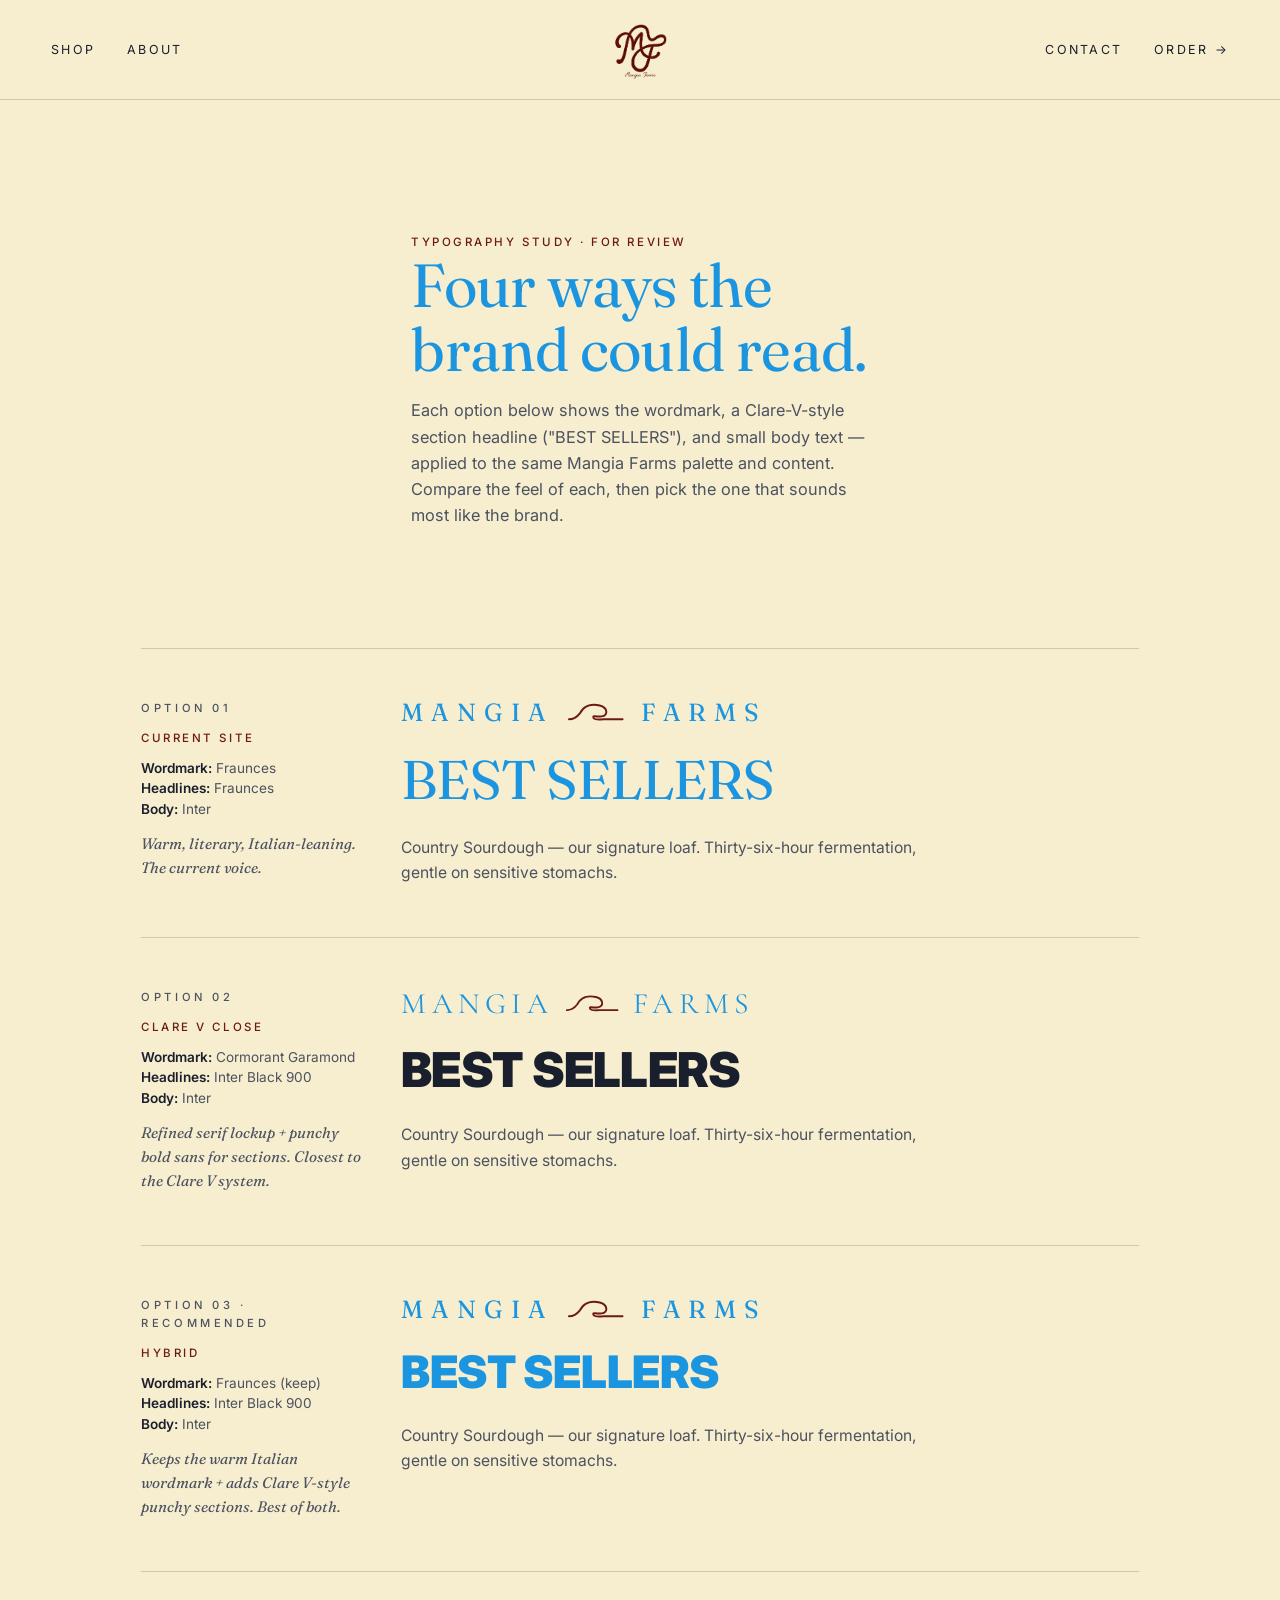
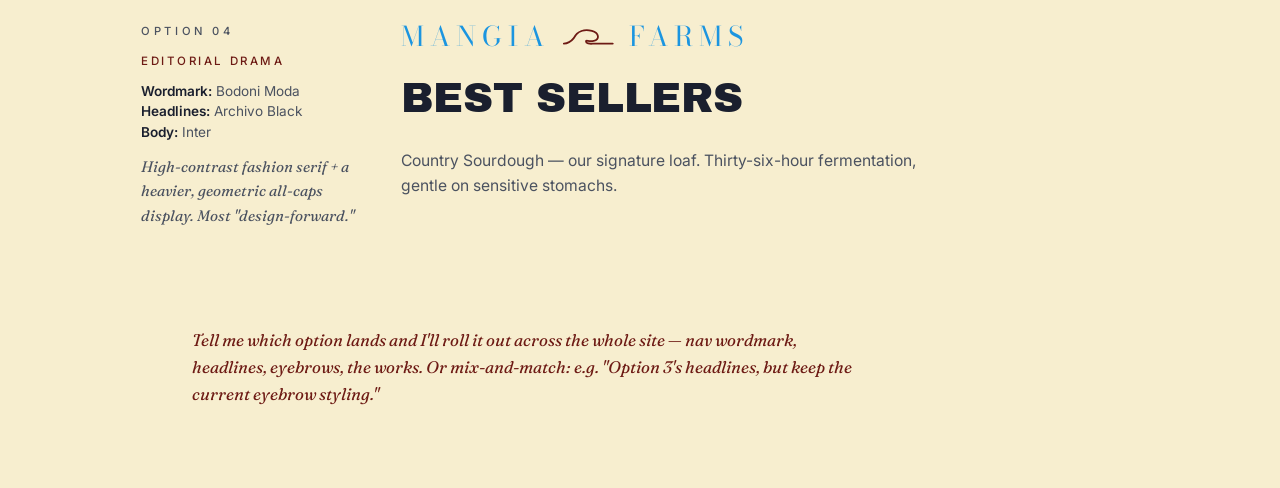
<file: type-options.html>
<!doctype html>
<html lang="en">
<head>
<meta charset="utf-8" />
<meta name="viewport" content="width=device-width, initial-scale=1" />
<title>Type Options — Mangia Farms</title>
<link rel="preconnect" href="https://fonts.googleapis.com">
<link rel="preconnect" href="https://fonts.gstatic.com" crossorigin>
<link href="https://fonts.googleapis.com/css2?family=Fraunces:ital,opsz,wght@0,9..144,300;0,9..144,400;0,9..144,500;0,9..144,700;1,9..144,400&family=Inter:wght@300;400;500;600;700;800;900&family=Cormorant+Garamond:ital,wght@0,300;0,400;0,500;0,700;1,400&family=DM+Serif+Display:ital@0;1&family=Bodoni+Moda:ital,opsz,wght@0,6..96,400;0,6..96,700;1,6..96,400&family=Archivo+Black&display=swap" rel="stylesheet">
<link rel="stylesheet" href="styles.css">
<style>
  .type-wrap { max-width: 1100px; margin: 0 auto; padding: clamp(2.5rem,5vw,4rem) clamp(1.25rem,4vw,3.5rem); }
  .type-intro { max-width: 56ch; margin-bottom: 3.5rem; }
  .type-intro h1 { font-family: 'Fraunces', serif; font-size: clamp(2.4rem,5vw,3.8rem); font-weight: 400; color: var(--moss); letter-spacing: -0.01em; line-height: 1.05; margin-bottom: 1rem; }
  .type-intro p { color: var(--ink-soft); font-size: 1.02rem; }

  .opt {
    padding: clamp(2.5rem, 4vw, 3.5rem) 0;
    border-top: 1px solid var(--rule);
  }
  .opt:last-child { border-bottom: 1px solid var(--rule); }

  .opt-meta {
    display: grid;
    grid-template-columns: 220px 1fr;
    gap: 2.5rem;
    align-items: start;
  }
  @media (max-width: 740px) {
    .opt-meta { grid-template-columns: 1fr; gap: 1rem; }
  }
  .opt-label {
    font-family: 'Inter', sans-serif;
    font-size: 0.72rem;
    letter-spacing: 0.22em;
    text-transform: uppercase;
    color: var(--wine);
    font-weight: 500;
  }
  .opt-label .num {
    display: block;
    color: var(--ink-soft);
    font-size: 0.7rem;
    margin-bottom: 0.4rem;
    letter-spacing: 0.32em;
  }
  .opt-stack {
    font-family: 'Inter', sans-serif;
    font-size: 0.85rem;
    color: var(--ink-soft);
    margin-top: 0.5rem;
    line-height: 1.5;
  }
  .opt-stack strong { color: var(--ink); font-weight: 600; }
  .opt-note {
    font-family: 'Fraunces', serif;
    font-style: italic;
    color: var(--ink-soft);
    font-size: 0.95rem;
    margin-top: 0.8rem;
    max-width: 32ch;
    display: block;
  }

  .opt-demo {
    display: flex;
    flex-direction: column;
    gap: 1.75rem;
  }

  /* ============================================================
     OPTION 1 — Current: Fraunces + Inter
     ============================================================ */
  .o1-wordmark {
    font-family: 'Fraunces', serif;
    font-weight: 400;
    font-size: 1.55rem;
    letter-spacing: 0.32em;
    text-transform: uppercase;
    color: var(--moss);
    display: inline-flex;
    align-items: center;
    gap: 0.55em;
    line-height: 1;
  }
  .o1-wordmark .brand-wave { width: 2.4em; height: 1em; color: var(--wine); flex-shrink: 0; overflow: visible; }
  .o1-section {
    font-family: 'Fraunces', serif;
    font-weight: 400;
    font-size: 3.4rem;
    color: var(--moss);
    letter-spacing: -0.015em;
    line-height: 1;
  }
  .o1-body { font-family: 'Inter', sans-serif; color: var(--ink-soft); max-width: 52ch; font-size: 0.98rem; }

  /* ============================================================
     OPTION 2 — Clare V close: Cormorant + Inter Black
     ============================================================ */
  .o2-wordmark {
    font-family: 'Cormorant Garamond', serif;
    font-weight: 400;
    font-size: 1.85rem;
    letter-spacing: 0.18em;
    text-transform: uppercase;
    color: var(--moss);
    display: inline-flex;
    align-items: center;
    gap: 0.4em;
    line-height: 1;
  }
  .o2-wordmark .brand-wave { width: 1.9em; height: 0.85em; color: var(--wine); flex-shrink: 0; overflow: visible; }
  .o2-section {
    font-family: 'Inter', sans-serif;
    font-weight: 900;
    font-size: 3rem;
    color: var(--ink);
    text-transform: uppercase;
    letter-spacing: -0.015em;
    line-height: 1;
  }
  .o2-body { font-family: 'Inter', sans-serif; color: var(--ink-soft); max-width: 52ch; font-size: 0.98rem; }

  /* ============================================================
     OPTION 3 — Hybrid: Fraunces (keep) + Inter Black for sections
     ============================================================ */
  .o3-wordmark {
    font-family: 'Fraunces', serif;
    font-weight: 400;
    font-size: 1.55rem;
    letter-spacing: 0.32em;
    text-transform: uppercase;
    color: var(--moss);
    display: inline-flex;
    align-items: center;
    gap: 0.55em;
    line-height: 1;
  }
  .o3-wordmark .brand-wave { width: 2.4em; height: 1em; color: var(--wine); flex-shrink: 0; overflow: visible; }
  .o3-section {
    font-family: 'Inter', sans-serif;
    font-weight: 900;
    font-size: 2.8rem;
    color: var(--moss);
    text-transform: uppercase;
    letter-spacing: -0.01em;
    line-height: 1;
  }
  .o3-body { font-family: 'Inter', sans-serif; color: var(--ink-soft); max-width: 52ch; font-size: 0.98rem; }

  /* ============================================================
     OPTION 4 — Editorial drama: Bodoni Moda + Archivo Black
     ============================================================ */
  .o4-wordmark {
    font-family: 'Bodoni Moda', serif;
    font-weight: 400;
    font-size: 1.7rem;
    letter-spacing: 0.22em;
    text-transform: uppercase;
    color: var(--moss);
    display: inline-flex;
    align-items: center;
    gap: 0.45em;
    line-height: 1;
  }
  .o4-wordmark .brand-wave { width: 2em; height: 0.9em; color: var(--wine); flex-shrink: 0; overflow: visible; }
  .o4-section {
    font-family: 'Archivo Black', sans-serif;
    font-weight: 400;
    font-size: 2.6rem;
    color: var(--ink);
    text-transform: uppercase;
    letter-spacing: -0.005em;
    line-height: 1;
  }
  .o4-body { font-family: 'Inter', sans-serif; color: var(--ink-soft); max-width: 52ch; font-size: 0.98rem; }

  /* Tighter section h2 for mobile */
  @media (max-width: 640px) {
    .o1-section, .o2-section, .o3-section, .o4-section { font-size: 2rem; }
  }
</style>
</head>
<body>

<header class="nav">
  <div class="nav-inner">
    <ul class="nav-links nav-links--left">
      <li><a href="shop.html">Shop</a></li>
      <li><a href="about.html">About</a></li>
    </ul>
    <a href="index.html" class="brand" aria-label="Mangia Farms"><img class="brand-logo" src="img/mangia-farms-logo.png" alt="Mangia Farms"></a>
    <ul class="nav-links nav-links--right">
      <li><a href="contact.html">Contact</a></li>
      <li><a href="https://www.hotplate.com/mangiafarms?referralType=reminder" target="_blank" rel="noopener">Order &rarr;</a></li>
    </ul>
  </div>
</header>

<main class="type-wrap">

  <section class="type-intro">
    <span class="eyebrow">Typography Study · For Review</span>
    <h1>Four ways the brand could read.</h1>
    <p>Each option below shows the wordmark, a Clare-V-style section headline ("BEST SELLERS"), and small body text — applied to the same Mangia Farms palette and content. Compare the feel of each, then pick the one that sounds most like the brand.</p>
  </section>

  <!-- ============================================================
       Option 1 — Current
       ============================================================ -->
  <section class="opt">
    <div class="opt-meta">
      <div>
        <span class="opt-label"><span class="num">Option 01</span>Current site</span>
        <p class="opt-stack"><strong>Wordmark:</strong> Fraunces<br><strong>Headlines:</strong> Fraunces<br><strong>Body:</strong> Inter</p>
        <em class="opt-note">Warm, literary, Italian-leaning. The current voice.</em>
      </div>
      <div class="opt-demo">
        <div class="o1-wordmark">
          <span>Mangia</span>
          <svg class="brand-wave" viewBox="0 0 60 24" aria-hidden="true"><path d="M 2 19 C 5 19 9 18 13 13 C 17 5 25 3 33 5 C 41 7 42 15 35 16 C 28 17 25 14 27 18 C 29 20 33 19 37 19 L 56 19" fill="none" stroke="currentColor" stroke-width="2" stroke-linecap="round" stroke-linejoin="round"/></svg>
          <span>Farms</span>
        </div>
        <h2 class="o1-section">Best Sellers</h2>
        <p class="o1-body">Country Sourdough — our signature loaf. Thirty-six-hour fermentation, gentle on sensitive stomachs.</p>
      </div>
    </div>
  </section>

  <!-- ============================================================
       Option 2 — Clare V close clone
       ============================================================ -->
  <section class="opt">
    <div class="opt-meta">
      <div>
        <span class="opt-label"><span class="num">Option 02</span>Clare V close</span>
        <p class="opt-stack"><strong>Wordmark:</strong> Cormorant Garamond<br><strong>Headlines:</strong> Inter Black 900<br><strong>Body:</strong> Inter</p>
        <em class="opt-note">Refined serif lockup + punchy bold sans for sections. Closest to the Clare V system.</em>
      </div>
      <div class="opt-demo">
        <div class="o2-wordmark">
          <span>Mangia</span>
          <svg class="brand-wave" viewBox="0 0 60 24" aria-hidden="true"><path d="M 2 19 C 5 19 9 18 13 13 C 17 5 25 3 33 5 C 41 7 42 15 35 16 C 28 17 25 14 27 18 C 29 20 33 19 37 19 L 56 19" fill="none" stroke="currentColor" stroke-width="2" stroke-linecap="round" stroke-linejoin="round"/></svg>
          <span>Farms</span>
        </div>
        <h2 class="o2-section">Best Sellers</h2>
        <p class="o2-body">Country Sourdough — our signature loaf. Thirty-six-hour fermentation, gentle on sensitive stomachs.</p>
      </div>
    </div>
  </section>

  <!-- ============================================================
       Option 3 — Hybrid (recommended for Mangia)
       ============================================================ -->
  <section class="opt">
    <div class="opt-meta">
      <div>
        <span class="opt-label"><span class="num">Option 03 · Recommended</span>Hybrid</span>
        <p class="opt-stack"><strong>Wordmark:</strong> Fraunces (keep)<br><strong>Headlines:</strong> Inter Black 900<br><strong>Body:</strong> Inter</p>
        <em class="opt-note">Keeps the warm Italian wordmark + adds Clare V-style punchy sections. Best of both.</em>
      </div>
      <div class="opt-demo">
        <div class="o3-wordmark">
          <span>Mangia</span>
          <svg class="brand-wave" viewBox="0 0 60 24" aria-hidden="true"><path d="M 2 19 C 5 19 9 18 13 13 C 17 5 25 3 33 5 C 41 7 42 15 35 16 C 28 17 25 14 27 18 C 29 20 33 19 37 19 L 56 19" fill="none" stroke="currentColor" stroke-width="2" stroke-linecap="round" stroke-linejoin="round"/></svg>
          <span>Farms</span>
        </div>
        <h2 class="o3-section">Best Sellers</h2>
        <p class="o3-body">Country Sourdough — our signature loaf. Thirty-six-hour fermentation, gentle on sensitive stomachs.</p>
      </div>
    </div>
  </section>

  <!-- ============================================================
       Option 4 — Editorial drama
       ============================================================ -->
  <section class="opt">
    <div class="opt-meta">
      <div>
        <span class="opt-label"><span class="num">Option 04</span>Editorial drama</span>
        <p class="opt-stack"><strong>Wordmark:</strong> Bodoni Moda<br><strong>Headlines:</strong> Archivo Black<br><strong>Body:</strong> Inter</p>
        <em class="opt-note">High-contrast fashion serif + a heavier, geometric all-caps display. Most "design-forward."</em>
      </div>
      <div class="opt-demo">
        <div class="o4-wordmark">
          <span>Mangia</span>
          <svg class="brand-wave" viewBox="0 0 60 24" aria-hidden="true"><path d="M 2 19 C 5 19 9 18 13 13 C 17 5 25 3 33 5 C 41 7 42 15 35 16 C 28 17 25 14 27 18 C 29 20 33 19 37 19 L 56 19" fill="none" stroke="currentColor" stroke-width="2" stroke-linecap="round" stroke-linejoin="round"/></svg>
          <span>Farms</span>
        </div>
        <h2 class="o4-section">Best Sellers</h2>
        <p class="o4-body">Country Sourdough — our signature loaf. Thirty-six-hour fermentation, gentle on sensitive stomachs.</p>
      </div>
    </div>
  </section>

  <section style="padding-top: 3rem; padding-bottom: 1rem;">
    <p style="font-family: 'Fraunces', serif; font-style: italic; color: var(--wine); font-size: 1.05rem; max-width: 60ch;">Tell me which option lands and I'll roll it out across the whole site — nav wordmark, headlines, eyebrows, the works. Or mix-and-match: e.g. "Option 3's headlines, but keep the current eyebrow styling."</p>
  </section>

</main>

</body>
</html>
</file>
<file: styles.css>
/* ============================================
   MANGIA FARMS
   Farm-to-table, organic, slow-made.
   ============================================ */

:root {
  /* ============================================================
     ACTIVE SCHEME: BLUE + BURGUNDY (vivid sky blue)
     Sky-blue structure (headings, brand, dark footer/markets bands),
     deep-burgundy accent (eyebrows, italic emphasis, prices, buttons,
     the hand divider) and the burgundy MF monogram logo. Cream ground,
     honey-gold on the deep-blue footer.
     Variable NAMES are legacy: --moss/--navy hold the blues, --wine
     holds the burgundy accent. To switch schemes, comment this block
     and uncomment one below.
     ============================================================ */
  --cream:        #f7eecf;  /* warm cream - page background */
  --cream-deep:   #eee2b5;
  --bone:         #fbf6e2;
  --wheat:        #d4aa63;  /* honey gold - accents on the deep-blue footer */
  --sage:         #b5675f;  /* dusty burgundy - light supporting */
  --sage-deep:    #a34a42;  /* dusty burgundy - card tags */
  --moss:         #1b95e0;  /* SKY BLUE - headings + brand structure */
  --navy:         #105f99;  /* DEEP BLUE - markets band + footer surface */
  --wine:         #6d1a14;  /* BURGUNDY - accent: eyebrows, italics, prices, buttons, divider */
  --wine-deep:    #4a0f0b;  /* deep burgundy - button/hover */
  --ink:          #1a1f2e;  /* cool dark ink - body text */
  --ink-soft:     #4b5260;
  --rule:         rgba(26, 31, 46, 0.18);

  /* ------------------------------------------------------------
     VINTAGE SCHEME (toned-down muted slate-blue + warm sepia). Restore:
     comment the block above and uncomment these.
     --cream:#efe6d0; --cream-deep:#e5d9bd; --bone:#f5eeda;
     --wheat:#c19a55; --sage:#a08a66; --sage-deep:#7c6a4c;
     --moss:#4f6f7b; --navy:#33474e; --wine:#6d1a14; --wine-deep:#4a0f0b;
     --ink:#2b2318; --ink-soft:#6a5e4c; --rule:rgba(43,35,24,0.18);
     ------------------------------------------------------------ */

  /* ------------------------------------------------------------
     BURGUNDY SCHEME (all-oxblood, heritage tablecloth). Restore:
     comment the block above and uncomment these.
     --cream:#f4ebd7; --cream-deep:#ebe0c5; --bone:#faf4e6;
     --wheat:#c99a52; --sage:#8f9a6a; --sage-deep:#6f7a4e;
     --moss:#6d1a14; --navy:#4a0f0b; --wine:#6f7a4e; --wine-deep:#586440;
     --ink:#2c1c15; --ink-soft:#6a5a4f; --rule:rgba(44,28,21,0.18);
     (also point .hand-divider rules back to var(--moss), and use the
      burgundy hand PNG.)
     ------------------------------------------------------------ */

  /* ------------------------------------------------------------
     ORIGINAL BLUE + PERSIMMON SCHEME (pre-burgundy live palette).
     --cream:#f7eecf; --cream-deep:#eee2b5; --bone:#fbf6e2;
     --wheat:#d4aa63; --sage:#b65331; --sage-deep:#8d3f23;
     --moss:#1b95e0; --navy:#105f99; --wine:#e45527; --wine-deep:#b7401a;
     --ink:#1a1f2e; --ink-soft:#4b5260; --rule:rgba(26,31,46,0.18);
     ------------------------------------------------------------ */

  --serif:  'Fraunces', 'Cormorant Garamond', Georgia, serif;
  --sans:   'Inter', -apple-system, BlinkMacSystemFont, 'Helvetica Neue', Arial, sans-serif;
  --script: 'Caveat', 'Bradley Hand', 'Segoe Script', cursive;

  --gutter: clamp(1.25rem, 4vw, 3.5rem);
  --max:    1320px;
}

* { box-sizing: border-box; margin: 0; padding: 0; }

html, body { overflow-x: hidden; max-width: 100%; }
html { scroll-behavior: smooth; -webkit-text-size-adjust: 100%; text-size-adjust: 100%; }

body {
  font-family: var(--sans);
  font-size: 16px;
  line-height: 1.6;
  color: var(--ink);
  background: var(--cream);
  -webkit-font-smoothing: antialiased;
  -moz-osx-font-smoothing: grayscale;
  text-rendering: optimizeLegibility;
  word-wrap: break-word;
  overflow-wrap: break-word;
}

img { display: block; max-width: 100%; height: auto; }
a   { color: inherit; text-decoration: none; }

/* ---------- Type ---------- */

h1, h3, h4, h5 {
  font-family: var(--serif);
  font-weight: 400;
  letter-spacing: -0.01em;
  line-height: 1.05;
  color: var(--moss);
}

/* h2 — Clare-V-style punchy section headers (Inter Black 900 uppercase) */
h2 {
  font-family: var(--sans);
  font-weight: 900;
  letter-spacing: -0.015em;
  line-height: 1;
  color: var(--moss);
  text-transform: uppercase;
}
h2 em {
  font-weight: 900;
  font-style: italic;
}

.eyebrow {
  font-family: var(--sans);
  font-size: 0.72rem;
  letter-spacing: 0.22em;
  text-transform: uppercase;
  font-weight: 500;
  color: var(--wine);
}

.italic { font-style: italic; }

/* Handwritten script accent — for hand-lettered "written by Skylar" moments.
   Use sparingly on select italic phrases where you want warmth, not formality. */
em.script,
.script {
  font-family: var(--script) !important;
  font-weight: 700 !important;
  font-style: normal !important;
  letter-spacing: 0 !important;
  line-height: 0.9;
  color: var(--wine) !important;
}
h1 em.script,
h2 em.script {
  font-size: 1.2em;   /* Caveat has smaller x-height; bump up to match visual weight of Fraunces italic */
  display: inline-block;
  transform: translateY(0.06em);
}

/* Photo-hero utility — full-bleed cinematic photograph with overlaid headline.
   Ready for photoshoot content: <section class="photo-hero">
     <img src="hero.jpg" alt="">
     <div class="photo-hero-overlay"><h1>...</h1></div>
   </section> */
.photo-hero {
  position: relative;
  width: 100%;
  min-height: clamp(400px, 70vh, 720px);
  overflow: hidden;
  display: flex;
  align-items: center;
  justify-content: center;
}
.photo-hero > img {
  position: absolute;
  inset: 0;
  width: 100%;
  height: 100%;
  object-fit: cover;
  z-index: 0;
}
.photo-hero::after {
  content: "";
  position: absolute;
  inset: 0;
  background: linear-gradient(180deg, rgba(26, 31, 46, 0.15) 0%, rgba(26, 31, 46, 0.35) 100%);
  z-index: 1;
}
.photo-hero-overlay {
  position: relative;
  z-index: 2;
  text-align: center;
  padding: 0 var(--gutter);
  max-width: 1100px;
  color: var(--cream);
}
.photo-hero-overlay h1,
.photo-hero-overlay h2 { color: var(--cream); }

/* ---------- Nav ---------- */

.nav {
  position: sticky;
  top: 0;
  z-index: 50;
  background: var(--cream);
  border-bottom: 1px solid var(--rule);
  backdrop-filter: blur(6px);
}

.nav-inner {
  max-width: var(--max);
  margin: 0 auto;
  padding: 1.1rem var(--gutter);
  display: grid;
  grid-template-columns: 1fr auto 1fr;
  align-items: center;
  gap: 1.5rem;
}

.brand {
  font-family: var(--serif);
  font-size: 1.5rem;
  letter-spacing: 0.32em;
  text-transform: uppercase;
  color: var(--moss);
  justify-self: center;
  display: inline-flex;
  align-items: center;
  gap: 0.55em;
  line-height: 1;
}

.brand-wave {
  width: 3.2em;
  height: 0.72em;
  color: var(--wine);
  flex-shrink: 0;
  overflow: visible;
}

/* New MF monogram logo mark (replaces the wave wordmark) */
.brand-logo {
  height: 64px;
  width: auto;
  display: block;
}
@media (max-width: 720px) { .brand-logo { height: 54px; } }

.brand .amp {
  font-style: italic;
  font-weight: 300;
  margin: 0 0.15em;
  color: var(--wine);
}

.nav-links {
  display: flex;
  gap: 2rem;
  list-style: none;
  font-size: 0.78rem;
  letter-spacing: 0.18em;
  text-transform: uppercase;
}

.nav-links--left  { justify-self: start; }
.nav-links--right { justify-self: end; }

.nav-links a {
  color: var(--ink);
  position: relative;
  padding-bottom: 2px;
  transition: color 0.2s ease;
}
.nav-links a:hover,
.nav-links a.active {
  color: var(--wine);
}
.nav-links a.active::after {
  content: "";
  position: absolute;
  left: 0; right: 0; bottom: -3px;
  height: 1px;
  background: var(--wine);
}

@media (max-width: 720px) {
  .nav-inner { grid-template-columns: 1fr; gap: 0.6rem; }
  .nav-links { justify-self: center !important; gap: 1.25rem; font-size: 0.7rem; }
  .brand { font-size: 1.2rem; letter-spacing: 0.28em; }
}
@media (max-width: 420px) {
  .brand { font-size: 1rem; letter-spacing: 0.22em; gap: 0.4em; }
  .brand-wave { width: 2.6em; height: 0.7em; }
  .nav-links { gap: 0.9rem; font-size: 0.65rem; letter-spacing: 0.15em; }
}

/* ---------- Hero ---------- */

.hero {
  max-width: var(--max);
  margin: 0 auto;
  padding: clamp(2.5rem, 5vw, 4.5rem) var(--gutter) clamp(2rem, 4vw, 3.5rem);
  display: grid;
  grid-template-columns: 1.05fr 1fr;
  gap: clamp(2rem, 5vw, 5rem);
  align-items: center;
}

.hero-copy .eyebrow { margin-bottom: 1.4rem; display: inline-block; }

/* MF monogram brand mark at the top of the hero copy */
.hero-brand {
  display: block;
  width: clamp(140px, 18vw, 220px);
  height: auto;
  margin-bottom: 1.6rem;
}

/* ---------- Vintage monogram header band ----------
   BURGUNDY monogram over a sharp, warm Tuscan-countryside photograph.
   The backdrop is img/hero-italian.jpg; until that real photo is dropped
   in, a warm sepia gradient stands in (looks intentional). A soft light
   center scrim keeps the dark burgundy monogram legible over the photo. */
.monogram-cover {
  width: 100%;
  min-height: clamp(260px, 34vw, 520px);
  background-color: var(--cream-deep);
  background-image: url('img/hero-italian.jpg');
  background-size: cover;
  background-position: center;
  background-repeat: no-repeat;
}

/* ---------- Events page header banner + centered note ---------- */
.events-header {
  width: 100%;
  min-height: clamp(300px, 46vw, 600px);
  background-color: var(--navy);
  background-image:
    linear-gradient(180deg, rgba(20,14,8,0.10) 0%, rgba(20,14,8,0.30) 100%),
    url('img/events-header.jpg');
  background-size: cover, cover;
  background-position: center 42%, center 42%;
  background-repeat: no-repeat, no-repeat;
}
.events-note {
  max-width: 680px;
  margin: 0 auto;
  padding: clamp(1rem, 3vw, 2.5rem) var(--gutter);
  text-align: center;
}
.events-note h2 { margin: 0.4rem 0 1.1rem; }
.events-note p { color: var(--ink-soft); margin-bottom: 1rem; }
.events-note .btn { margin-top: 0.8rem; }
.monogram-cover .cover-mark {
  width: clamp(220px, 34vw, 460px);
  height: auto;
  filter: drop-shadow(0 2px 14px rgba(255, 248, 230, 0.55));
}
.monogram-cover .cover-eyebrow {
  margin-top: 1.4rem;
  font-family: var(--sans);
  font-size: 0.72rem;
  letter-spacing: 0.32em;
  text-transform: uppercase;
  color: var(--wine);
  opacity: 0.92;
  text-shadow: 0 1px 8px rgba(255, 248, 230, 0.6);
}

.hero-title {
  font-size: clamp(2.8rem, 7vw, 5.4rem);
  letter-spacing: -0.02em;
  margin-bottom: 1.5rem;
}
.hero-title em {
  font-style: italic;
  color: var(--wine);
  font-weight: 300;
}

.hero-lede {
  font-size: 1.05rem;
  color: var(--ink-soft);
  max-width: 38ch;
  margin-bottom: 2rem;
}

.hero-img {
  position: relative;
  aspect-ratio: 4 / 5;
  overflow: hidden;
}
.hero-img img {
  width: 100%;
  height: 100%;
  object-fit: cover;
  object-position: center;
}
.hero-img::after {
  content: "";
  position: absolute;
  inset: 0;
  border: 1px solid rgba(255,255,255,0.25);
  pointer-events: none;
}

.hero-caption {
  font-family: var(--serif);
  font-style: italic;
  font-size: 0.85rem;
  color: var(--ink-soft);
  margin-top: 0.75rem;
  letter-spacing: 0.02em;
}

@media (max-width: 820px) {
  .hero { grid-template-columns: 1fr; }
  .hero-img { aspect-ratio: 4 / 5; max-height: 80vh; }
}

/* ---------- Buttons ---------- */

.btn {
  display: inline-block;
  font-family: var(--sans);
  font-size: 0.78rem;
  letter-spacing: 0.22em;
  text-transform: uppercase;
  padding: 0.95rem 1.6rem;
  border: 1px solid var(--moss);
  color: var(--moss);
  background: transparent;
  cursor: pointer;
  transition: all 0.25s ease;
}
.btn:hover {
  background: var(--moss);
  color: var(--cream);
}
.btn--wine {
  border-color: var(--wine);
  color: var(--wine);
}
.btn--wine:hover {
  background: var(--wine);
  color: var(--cream);
}

/* ---------- Sections ---------- */

section {
  max-width: var(--max);
  margin: 0 auto;
  padding: clamp(2.5rem, 5vw, 4.5rem) var(--gutter);
}

.section-head {
  text-align: center;
  margin-bottom: clamp(2.5rem, 5vw, 4rem);
}

.section-head .eyebrow { margin-bottom: 1rem; display: inline-block; }
.section-head h2 {
  font-size: clamp(1.7rem, 3.5vw, 2.6rem);
  letter-spacing: -0.015em;
}
.section-head p {
  margin-top: 1rem;
  color: var(--ink-soft);
  max-width: 52ch;
  margin-left: auto;
  margin-right: auto;
}

/* Philosophy split */
.philosophy {
  background: var(--bone);
}
.philosophy-inner {
  max-width: var(--max);
  margin: 0 auto;
  padding: clamp(3rem, 6vw, 5rem) var(--gutter);
  display: grid;
  grid-template-columns: 1fr 1.1fr;
  gap: clamp(2.5rem, 6vw, 6rem);
  align-items: center;
}
.philosophy-img {
  aspect-ratio: 3 / 4;
  overflow: hidden;
}
.philosophy-img img {
  width: 100%; height: 100%; object-fit: cover;
}
.philosophy-copy h2 {
  font-size: clamp(1.7rem, 3.5vw, 2.6rem);
  margin-bottom: 1.5rem;
}
.philosophy-copy p {
  color: var(--ink-soft);
  margin-bottom: 1.1rem;
  font-size: 1.02rem;
  max-width: 46ch;
}
.philosophy-copy .signature {
  font-family: var(--serif);
  font-style: italic;
  color: var(--wine);
  font-size: 1.15rem;
  margin-top: 1.8rem;
}

@media (max-width: 820px) {
  .philosophy-inner { grid-template-columns: 1fr; }
}

/* ---------- Product grid ---------- */

.grid {
  display: grid;
  grid-template-columns: repeat(auto-fit, minmax(240px, 1fr));
  gap: clamp(1.5rem, 2.5vw, 2.25rem);
}
@media (max-width: 560px) { .grid { grid-template-columns: 1fr; } }

.card {
  background: transparent;
  text-align: left;
  cursor: pointer;
  transition: transform 0.4s ease;
}
.card:hover { transform: translateY(-4px); }

.card-img {
  aspect-ratio: 4 / 5;
  overflow: hidden;
  background: var(--cream-deep);
  margin-bottom: 1.1rem;
}
.card-img img {
  width: 100%;
  height: 100%;
  object-fit: cover;
  transition: transform 0.8s ease;
}
.card:hover .card-img img { transform: scale(1.04); }

.card-tag {
  font-size: 0.7rem;
  letter-spacing: 0.2em;
  text-transform: uppercase;
  color: var(--sage-deep);
  margin-bottom: 0.5rem;
  display: block;
}
.card h3 {
  font-size: 1.45rem;
  margin-bottom: 0.3rem;
  color: var(--ink);
}
.card-desc {
  color: var(--ink-soft);
  font-size: 0.92rem;
  margin-bottom: 0.7rem;
  max-width: 38ch;
}
.card-price {
  font-family: var(--serif);
  font-style: italic;
  color: var(--wine);
  font-size: 1.05rem;
}

/* Coming-soon placeholder card */
.card--soon { cursor: default; }
.card--soon:hover { transform: none; }
.card-img--placeholder {
  background: var(--bone);
  border: 1px solid var(--rule);
  display: flex;
  flex-direction: column;
  align-items: center;
  justify-content: center;
  gap: 1.1rem;
}
.card-img--placeholder .placeholder-wave {
  width: 100px;
  height: 22px;
  color: var(--moss);
  opacity: 0.55;
  overflow: visible;
}
.coming-label {
  font-family: var(--sans);
  font-size: 0.7rem;
  letter-spacing: 0.28em;
  text-transform: uppercase;
  color: var(--wine);
}
.card-price--soon {
  font-family: var(--serif);
  font-style: italic;
  color: var(--ink-soft);
  font-size: 1rem;
}

/* ---------- Markets ---------- */

.markets {
  background: var(--navy);
  color: var(--cream);
}
.markets section { padding-top: clamp(3rem, 6vw, 4.5rem); padding-bottom: clamp(3rem, 6vw, 4.5rem); }
.markets .eyebrow { color: var(--wheat); }
.markets h2 { color: var(--cream); }
.markets .section-head p { color: rgba(243, 234, 216, 0.95); }

.market-list {
  list-style: none;
  max-width: 720px;
  margin: 0 auto;
}
.market-list li {
  display: grid;
  grid-template-columns: 1fr auto;
  gap: 1.5rem;
  padding: 1.3rem 0;
  border-bottom: 1px solid rgba(243, 234, 216, 0.18);
  align-items: baseline;
}
.market-list li:last-child { border-bottom: none; }
.market-name {
  font-family: var(--serif);
  font-size: 1.35rem;
  color: var(--cream);
}
.market-meta {
  color: rgba(243, 234, 216, 0.9);
  font-size: 0.88rem;
  margin-top: 0.2rem;
}
.market-day {
  font-family: var(--serif);
  font-style: italic;
  color: var(--wheat);
  font-size: 1.05rem;
  text-align: right;
  white-space: nowrap;
}

/* ---------- Callout ---------- */

.callout {
  max-width: 720px;
  margin: 0 auto clamp(2.5rem, 4vw, 4rem);
  padding: clamp(1.6rem, 3vw, 2.2rem) clamp(1.4rem, 3vw, 2.2rem);
  background: var(--bone);
  border-left: 3px solid var(--wine);
  text-align: left;
}
.callout-label {
  font-family: var(--sans);
  font-size: 0.7rem;
  letter-spacing: 0.22em;
  text-transform: uppercase;
  color: var(--wine);
  font-weight: 500;
  display: block;
  margin-bottom: 0.8rem;
}
.callout p {
  font-family: var(--serif);
  font-style: italic;
  color: var(--ink);
  font-size: 1.05rem;
  line-height: 1.55;
}

/* ---------- Heritage band ---------- */

.heritage-section {
  padding: clamp(2.5rem, 6vw, 5rem) var(--gutter);
}
.heritage-band {
  background: var(--cream);
  text-align: center;
  padding: clamp(3rem, 6vw, 4.5rem) clamp(1.75rem, 5vw, 3.5rem);
  max-width: 680px;
  margin: 0 auto;
  border: 1px solid var(--rule);
  box-shadow: 0 6px 30px rgba(26, 31, 46, 0.08);
}
.heritage-band .eyebrow { margin-bottom: 1.5rem; display: inline-block; }
.heritage-quote {
  font-family: var(--serif);
  font-style: italic;
  font-size: clamp(1.7rem, 4vw, 2.7rem);
  color: var(--moss);
  line-height: 1.2;
  max-width: 22ch;
  margin: 0 auto;
}
.heritage-translation {
  font-family: var(--serif);
  font-style: italic;
  color: var(--ink-soft);
  font-size: 1rem;
  margin-top: 1rem;
}
.heritage-translation .dot { color: var(--wine); margin: 0 0.5em; }

/* ---------- Founder ---------- */

.founder {
  display: grid;
  grid-template-columns: 0.9fr 1.1fr;
  gap: clamp(2.5rem, 6vw, 6rem);
  align-items: center;
}
.founder-img {
  aspect-ratio: 4 / 5;
  overflow: hidden;
}
.founder-img img {
  width: 100%; height: 100%; object-fit: cover;
  object-position: center 25%;
}
.founder-copy .eyebrow { display: inline-block; margin-bottom: 1.2rem; }
.founder-copy h2 {
  font-size: clamp(1.7rem, 3.5vw, 2.5rem);
  margin-bottom: 1.3rem;
}
.founder-copy h2 em { font-style: italic; color: var(--wine); font-weight: 900; }
.founder-copy p {
  color: var(--ink-soft);
  margin-bottom: 1.1rem;
  max-width: 48ch;
}
.founder-signature {
  font-family: var(--serif);
  font-style: italic;
  color: var(--wine);
  font-size: 1.4rem;
  margin-top: 1.8rem;
  display: block;
}
.founder-role {
  font-family: var(--sans);
  font-size: 0.72rem;
  letter-spacing: 0.22em;
  text-transform: uppercase;
  color: var(--ink-soft);
  display: block;
  margin-top: 0.4rem;
}
@media (max-width: 820px) {
  .founder { grid-template-columns: 1fr; }
}

/* Small inline portrait — for use in signature/footer-of-section moments */
.portrait-inline {
  display: flex;
  align-items: center;
  gap: 1rem;
  margin-top: 2rem;
}
.portrait-inline img {
  width: 56px;
  height: 56px;
  border-radius: 50%;
  object-fit: cover;
  object-position: center 25%;
  flex-shrink: 0;
}
.portrait-inline .name {
  font-family: var(--serif);
  font-size: 1.05rem;
  color: var(--moss);
  display: block;
}
.portrait-inline .title {
  font-size: 0.72rem;
  letter-spacing: 0.2em;
  text-transform: uppercase;
  color: var(--ink-soft);
}

/* ---------- Decorative tablecloth pattern bands ---------- */

.pattern-band {
  width: 100%;
  height: 60px;
  background-repeat: repeat-x;
  background-position: center center;
  display: block;
  border-top: 1px solid var(--rule);
  border-bottom: 1px solid var(--rule);
}
.pattern-band--waves {
  background-image: url('img/pattern-waves.jpg');
  background-size: auto 100%;
  height: 56px;
}
.pattern-band--checker {
  background-image: url('img/pattern-checker.jpg');
  background-size: auto 100%;
  height: 90px;
}

/* Pattern band above the footer — sitewide visual signature */
footer { margin-top: 0; }
.pattern-band--footer {
  margin-top: clamp(2rem, 5vw, 4rem);
}

@media (max-width: 720px) {
  .pattern-band--waves   { height: 44px; }
  .pattern-band--checker { height: 70px; }
}

/* ---------- Small decorative hand under Preserves card ---------- */

/* Hand section divider — small hand centered between two horizontal sky-blue rules */
.hand-divider {
  display: flex;
  align-items: center;
  justify-content: center;
  gap: clamp(1rem, 3vw, 2rem);
  max-width: 720px;
  margin: clamp(1.75rem, 4vw, 3rem) auto;
  padding: 0 var(--gutter);
}
.hand-divider::before,
.hand-divider::after {
  content: "";
  flex: 1;
  height: 1px;
  background: var(--wine);
  opacity: 0.45;
}
.hand-divider img {
  width: 80px;
  height: auto;
  flex-shrink: 0;
  opacity: 0.9;
  pointer-events: none;
}
@media (max-width: 560px) {
  .hand-divider img { width: 60px; }
}

/* ---------- Mangia moment: Italian hand gesture + quote ---------- */

.mangia-moment {
  max-width: var(--max);
  margin: 0 auto;
  padding: clamp(2rem, 4vw, 3.5rem) var(--gutter);
}
.mangia-moment-inner {
  display: grid;
  grid-template-columns: 1.1fr 1fr;
  gap: clamp(0.5rem, 1.5vw, 1.5rem);
  align-items: center;
  max-width: 1100px;
  margin: 0 auto;
}
.mangia-hand-wrap {
  margin: 0;
}
.mangia-hand {
  display: block;
  width: 100%;
  max-width: 580px;
  height: auto;
  margin: 0 auto;
}
.mangia-quote blockquote {
  font-family: var(--serif);
  font-style: italic;
  font-size: clamp(2rem, 5vw, 3.2rem);
  line-height: 1.05;
  color: var(--moss);
  margin-bottom: 1.4rem;
  letter-spacing: -0.01em;
}
.mangia-quote cite {
  display: block;
  font-style: normal;
  font-family: var(--sans);
  font-size: 0.72rem;
  letter-spacing: 0.22em;
  text-transform: uppercase;
  color: var(--wine);
  max-width: 32ch;
  line-height: 1.6;
}
@media (max-width: 720px) {
  .mangia-moment-inner { grid-template-columns: 1fr; text-align: center; gap: 1.5rem; }
  .mangia-hand { max-width: 240px; }
  .mangia-quote cite { margin-left: auto; margin-right: auto; }
}

/* ---------- Editorial quote (bordered cream card) ---------- */

.quote {
  background: var(--cream);
  text-align: center;
  padding: clamp(2.5rem, 5vw, 3.5rem) clamp(1.75rem, 5vw, 3.5rem);
  max-width: 680px;
  margin: clamp(2rem, 4vw, 3.5rem) auto;
  border: 1px solid var(--rule);
  box-shadow: 0 6px 30px rgba(26, 31, 46, 0.08);
}
.quote blockquote {
  font-family: var(--serif);
  font-style: italic;
  font-size: clamp(1.6rem, 3.5vw, 2.5rem);
  line-height: 1.3;
  color: var(--moss);
  max-width: 24ch;
  margin: 0 auto;
}
.quote cite {
  display: block;
  margin-top: 1.2rem;
  font-style: normal;
  font-family: var(--sans);
  font-size: 0.72rem;
  letter-spacing: 0.22em;
  text-transform: uppercase;
  color: var(--wine);
}
@media (max-width: 720px) {
  .quote { margin-left: var(--gutter); margin-right: var(--gutter); }
}

/* ---------- About page ---------- */

.about-hero {
  text-align: center;
  padding-top: clamp(3rem, 5vw, 4.5rem);
  padding-bottom: clamp(1.5rem, 3vw, 2.5rem);
}
.about-hero h1 {
  font-size: clamp(3rem, 7vw, 5.5rem);
  letter-spacing: -0.02em;
}
.about-hero h1 em { font-style: italic; color: var(--wine); font-weight: 300; }
.about-hero p {
  max-width: 54ch;
  margin: 1.5rem auto 0;
  color: var(--ink-soft);
  font-size: 1.05rem;
}

.story {
  display: grid;
  grid-template-columns: 1fr 1fr;
  gap: clamp(2rem, 5vw, 5rem);
  align-items: start;
  padding-top: clamp(2rem, 4vw, 3.5rem);
  padding-bottom: clamp(2rem, 4vw, 3.5rem);
}
.story-img {
  aspect-ratio: 3 / 4;
  overflow: hidden;
}
.story-img img { width: 100%; height: 100%; object-fit: cover; }
.story-copy h2 {
  font-size: clamp(1.5rem, 3vw, 2.2rem);
  margin-bottom: 1.3rem;
}
.story-copy p {
  color: var(--ink-soft);
  margin-bottom: 1.1rem;
  font-size: 1rem;
  max-width: 50ch;
}
.story.reverse { direction: rtl; }
.story.reverse > * { direction: ltr; }

@media (max-width: 820px) {
  .story, .story.reverse { grid-template-columns: 1fr; direction: ltr; }
}

.values {
  background: var(--bone);
}
.values-grid {
  display: grid;
  grid-template-columns: repeat(3, 1fr);
  gap: clamp(2rem, 4vw, 3.5rem);
  margin-top: 3rem;
}
@media (max-width: 760px) { .values-grid { grid-template-columns: 1fr; } }

.value {
  text-align: left;
}
.value-num {
  font-family: var(--serif);
  font-style: italic;
  color: var(--wine);
  font-size: 1.4rem;
  margin-bottom: 0.6rem;
}
.value h3 {
  font-size: 1.4rem;
  margin-bottom: 0.6rem;
}
.value p { color: var(--ink-soft); font-size: 0.95rem; }

/* ---------- Contact ---------- */

.contact-hero {
  text-align: center;
  padding-top: clamp(3rem, 5vw, 4.5rem);
  padding-bottom: clamp(1rem, 2vw, 2rem);
}
.contact-hero h1 {
  font-size: clamp(3rem, 7vw, 5.5rem);
}
.contact-hero h1 em { font-style: italic; color: var(--wine); font-weight: 300; }
.contact-hero p {
  max-width: 50ch;
  margin: 1.4rem auto 0;
  color: var(--ink-soft);
}

.contact-grid {
  display: grid;
  grid-template-columns: 1.1fr 1fr;
  gap: clamp(2.5rem, 5vw, 5rem);
  align-items: start;
}
@media (max-width: 820px) { .contact-grid { grid-template-columns: 1fr; } }

.contact-info h3 {
  font-size: 1.3rem;
  margin-bottom: 0.4rem;
  color: var(--moss);
}
.contact-info-block {
  padding: 1.2rem 0;
  border-bottom: 1px solid var(--rule);
}
.contact-info-block:last-child { border-bottom: none; }
.contact-info p, .contact-info a {
  color: var(--ink-soft);
  font-size: 0.98rem;
}
.contact-info a:hover { color: var(--wine); }

form { display: flex; flex-direction: column; gap: 1.2rem; }

.field label {
  display: block;
  font-size: 0.72rem;
  letter-spacing: 0.22em;
  text-transform: uppercase;
  color: var(--ink-soft);
  margin-bottom: 0.5rem;
}
.field input,
.field textarea {
  width: 100%;
  padding: 0.9rem 1rem;
  background: var(--bone);
  border: 1px solid var(--rule);
  font-family: var(--sans);
  font-size: 1rem; /* >=16px prevents iOS Safari zoom-on-focus */
  color: var(--ink);
  outline: none;
  transition: border-color 0.2s ease;
}
.field input:focus,
.field textarea:focus {
  border-color: var(--wine);
}
.field textarea { min-height: 140px; resize: vertical; }

/* ---------- Footer ---------- */

footer {
  background: var(--navy);
  color: var(--cream);
  padding: clamp(2.5rem, 4vw, 3.5rem) var(--gutter) 1.75rem;
  margin-top: clamp(1.5rem, 3vw, 2.5rem);
}
.footer-inner {
  max-width: var(--max);
  margin: 0 auto;
  display: grid;
  grid-template-columns: 1.4fr 1fr 1fr 1fr;
  gap: clamp(2rem, 4vw, 3.5rem);
  padding-bottom: 2.5rem;
  border-bottom: 1px solid rgba(243, 234, 216, 0.15);
}
@media (max-width: 760px) {
  .footer-inner { grid-template-columns: 1fr 1fr; gap: 2rem; }
}
@media (max-width: 480px) {
  .footer-inner { grid-template-columns: 1fr; gap: 2rem; }
  .footer-bottom { flex-direction: column; align-items: flex-start; text-align: left; gap: 0.5rem; }
  .footer-brand { font-size: 1.15rem; letter-spacing: 0.22em; gap: 0.4em; flex-wrap: wrap; }
  .footer-brand .brand-wave { width: 2.6em; height: 0.7em; }
}
.footer-brand {
  font-family: var(--serif);
  font-size: 1.55rem;
  letter-spacing: 0.28em;
  text-transform: uppercase;
  color: var(--cream);
  margin-bottom: 0.8rem;
  display: inline-flex;
  align-items: center;
  gap: 0.55em;
  line-height: 1;
}
.footer-brand .brand-wave { color: var(--wheat); }
.footer-brand .amp { font-style: italic; color: var(--wheat); margin: 0 0.15em; font-weight: 300; }
.footer-logo { height: 96px; width: auto; display: block; margin-bottom: 0.4rem; }
.footer-tag {
  font-family: var(--serif);
  font-style: italic;
  color: var(--wheat);
  font-size: 0.95rem;
  max-width: 28ch;
}

/* Social icon row in footer brand column */
.footer-social {
  margin-top: 1.4rem;
  display: flex;
  gap: 0.6rem;
}
.footer-social a {
  display: inline-flex;
  align-items: center;
  justify-content: center;
  width: 38px;
  height: 38px;
  border: 1px solid rgba(243, 234, 216, 0.45);
  border-radius: 50%;
  color: var(--cream);
  transition: all 0.25s ease;
}
.footer-social a:hover {
  background: var(--wheat);
  border-color: var(--wheat);
  color: var(--navy);
}
.footer-social svg {
  width: 18px;
  height: 18px;
}

/* Inline icon + text social link (Follow column, contact page) */
.ig-inline {
  display: inline-flex;
  align-items: center;
  gap: 0.45em;
}
.ig-inline svg {
  width: 14px;
  height: 14px;
}
.footer-col h4 {
  font-family: var(--sans);
  font-size: 0.72rem;
  letter-spacing: 0.22em;
  text-transform: uppercase;
  color: var(--wheat);
  font-weight: 500;
  margin-bottom: 1rem;
}
.footer-col ul { list-style: none; }
.footer-col li { margin-bottom: 0.55rem; font-size: 0.92rem; }
.footer-col a { color: var(--cream); transition: color 0.2s ease; }
.footer-col a:hover { color: var(--wheat); }

.footer-bottom {
  max-width: var(--max);
  margin: 2rem auto 0;
  display: flex;
  justify-content: space-between;
  align-items: center;
  font-size: 0.78rem;
  color: rgba(243, 234, 216, 0.85);
  flex-wrap: wrap;
  gap: 0.8rem;
}

/* Subtle agency credit — smallest text on the page */
.footer-credit {
  max-width: var(--max);
  margin: 1.4rem auto 0;
  text-align: center;
  font-size: 0.65rem;
  letter-spacing: 0.12em;
  color: rgba(243, 234, 216, 0.35);
}
.footer-credit a {
  color: inherit;
  transition: color 0.2s ease;
}
.footer-credit a:hover {
  color: rgba(243, 234, 216, 0.7);
}

/* ---------- Utility ---------- */

.center { text-align: center; }
.divider {
  width: 40px;
  height: 1px;
  background: var(--wine);
  margin: 1.5rem auto;
}
</file>
